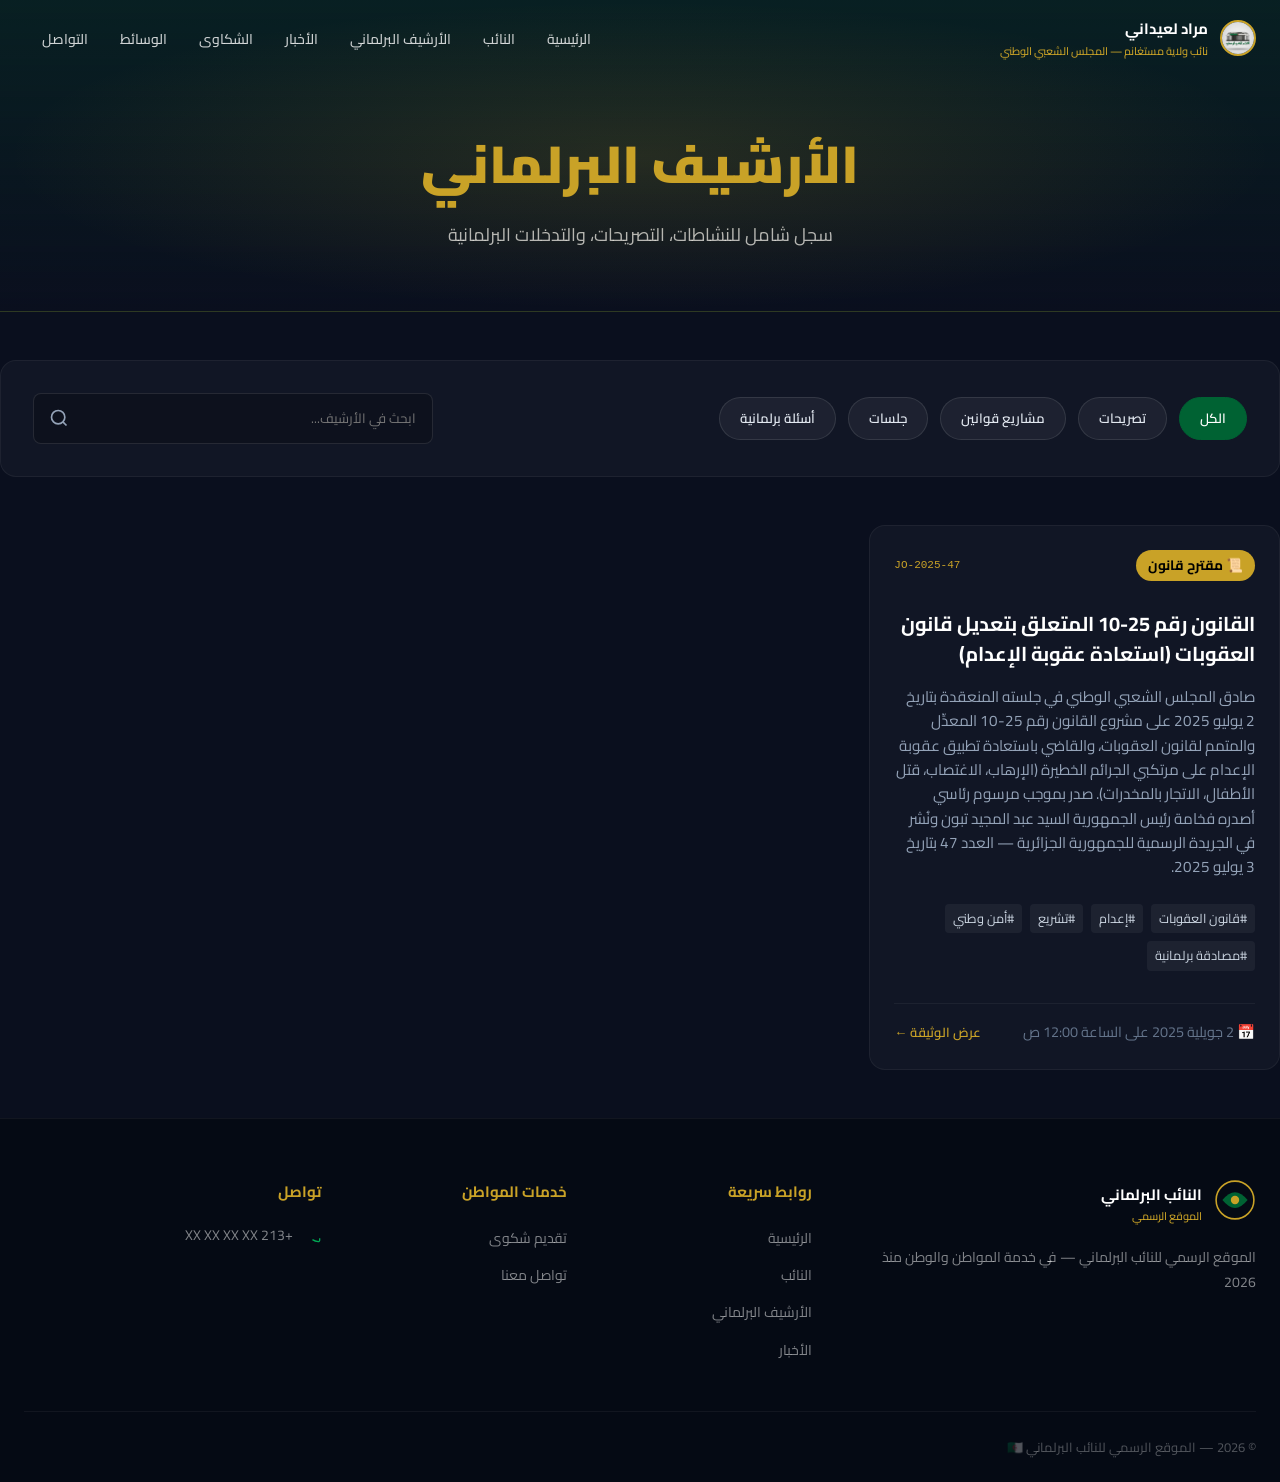
<file: archive.html>
﻿<!DOCTYPE html>
<html lang="ar" dir="rtl">
<head>
    <meta charset="UTF-8">
    <meta name="viewport" content="width=device-width, initial-scale=1.0">
    <title>الأرشيف البرلماني | النائب الأستاذ مراد لعيداني</title>
    <link rel="preconnect" href="https://fonts.googleapis.com">
    <link href="https://fonts.googleapis.com/css2?family=Cairo:wght@300;400;600;700;900&display=swap" rel="stylesheet">
    <link rel="stylesheet" href="css/main.css?v=20261009_1">
    <link rel="stylesheet" href="css/archive.css">
    <link rel="icon" href="assets/favicon.svg" type="image/svg+xml">
</head>
<body class="theme-dark">
    <!-- Navbar -->
    <nav class="navbar scrolled" id="navbar">
      <div class="nav-container">
        <a href="/" class="nav-logo">
          <div class="logo-icon" style="overflow:hidden;border-radius:50%;border:2px solid var(--gold);width:36px;height:36px;flex-shrink:0;">
            <img src="assets/apn-logo.jpg" alt="شعار المجلس الشعبي الوطني" style="width:100%;height:100%;object-fit:cover;" onerror="this.src='10.jpg'">
          </div>
          <div class="logo-text"><span class="logo-name">مراد لعيداني</span><span class="logo-sub">نائب ولاية مستغانم — المجلس الشعبي الوطني</span></div>
        </a>
        <ul class="nav-links" id="navLinks">
          <li><a href="/" class="nav-link">الرئيسية</a></li>
          <li><a href="/deputy" class="nav-link">النائب</a></li>
          <li><a href="/archive" class="nav-link active">الأرشيف البرلماني</a></li>
          <li><a href="/news" class="nav-link">الأخبار</a></li>
          <li><a href="/complaints" class="nav-link">الشكاوى</a></li>
          <li><a href="/media" class="nav-link">الوسائط</a></li>
          <li><a href="/contact" class="nav-link">التواصل</a></li>
          <li><a href="/admin-02" class="nav-link admin-link" style="display:none !important; visibility:hidden; pointer-events:none;">🔐 لوحة التحكم</a></li>
        </ul>
        <button class="hamburger" id="hamburger"><span></span><span></span><span></span></button>
      </div>
    </nav>

    <!-- Page Hero -->
    <header class="page-hero">
        <div class="container">
            <h1 class="hero-title">الأرشيف البرلماني</h1>
            <p class="hero-subtitle">سجل شامل للنشاطات، التصريحات، والتدخلات البرلمانية</p>
        </div>
    </header>

    <main class="main-content container">
        <!-- Filter and Search -->
        <div class="archive-controls">
            <div class="filter-bar" id="archiveFilter">
                <button class="filter-btn active" data-filter="all">الكل</button>
                <button class="filter-btn" data-filter="statement">تصريحات</button>
                <button class="filter-btn" data-filter="law">مشاريع قوانين</button>
                <button class="filter-btn" data-filter="session">جلسات</button>
                <button class="filter-btn" data-filter="question">أسئلة برلمانية</button>
            </div>
            <div class="search-box">
                <input type="text" id="archiveSearch" placeholder="ابحث في الأرشيف...">
                <svg viewBox="0 0 24 24" fill="none" stroke="currentColor" stroke-width="2"><circle cx="11" cy="11" r="8"></circle><line x1="21" y1="21" x2="16.65" y2="16.65"></line></svg>
            </div>
        </div>

        <!-- Archive Grid -->
        <div class="archive-grid" id="archiveGrid">
            <!-- Rendered by JS -->
        </div>
        
        <!-- Empty State -->
        <div class="empty-state hidden" id="archiveEmpty">
            <svg viewBox="0 0 24 24" fill="none" stroke="currentColor" stroke-width="2"><circle cx="12" cy="12" r="10"></circle><line x1="12" y1="8" x2="12" y2="12"></line><line x1="12" y1="16" x2="12.01" y2="16"></line></svg>
            <h3>لا توجد نتائج</h3>
            <p>لم يتم العثور على أي سجلات تطابق بحثك.</p>
        </div>
    </main>

    <!-- Archive Item Modal -->
    <div class="modal-overlay hidden" id="archiveModal">
        <div class="modal-content" style="max-width: 650px;">
            <button class="modal-close" id="closeArchiveModal">&times;</button>
            <div class="modal-header">
                <span class="modal-category" id="archiveModalType">نوع النشاط</span>
                <span class="modal-date" id="archiveModalDate">التاريخ</span>
            </div>
            <h2 class="modal-title" id="archiveModalTitle">عنوان الوثيقة البرلمانية</h2>
            <div class="modal-body" id="archiveModalBody">
                <!-- Injected via JS -->
            </div>
        </div>
    </div>

    <!-- Footer -->
    <footer class="footer">
      <div class="container">
        <div class="footer-grid">
          <div class="footer-brand">
            <div class="nav-logo">
                <div class="logo-icon"><svg viewBox="0 0 40 40" fill="none"><circle cx="20" cy="20" r="18" stroke="#C9A227" stroke-width="1.5"/><path d="M8 20 Q20 5 32 20 Q20 35 8 20Z" fill="#006233"/><circle cx="20" cy="20" r="4" fill="#C9A227"/></svg></div>
                <div class="logo-text"><span class="logo-name">النائب البرلماني</span><span class="logo-sub">الموقع الرسمي</span></div>
            </div>
            <p>الموقع الرسمي للنائب البرلماني — في خدمة المواطن والوطن منذ 2026</p>
          </div>
          <div class="footer-links"><h4>روابط سريعة</h4><ul><li><a href="/">الرئيسية</a></li><li><a href="/deputy">النائب</a></li><li><a href="/archive">الأرشيف البرلماني</a></li><li><a href="/news">الأخبار</a></li></ul></div>
          <div class="footer-links"><h4>خدمات المواطن</h4><ul><li><a href="/complaints">تقديم شكوى</a></li><li><a href="/contact">تواصل معنا</a></li></ul></div>
          <div class="footer-contact"><h4>تواصل</h4><div class="contact-item"><svg viewBox="0 0 24 24" fill="none" stroke="currentColor" stroke-width="2"><path d="M22 16.92v3a2 2 0 0 1-2.18 2 19.79 19.79 0 0 1-8.63-3.07"/></svg><span>+213 XX XX XX XX</span></div></div>
        </div>
        <div class="footer-bottom"><p>© 2026 — الموقع الرسمي للنائب البرلماني 🇩🇿</p></div>
      </div>
    </footer>

    <script src="js/data.js"></script>
    <script src="js/main.js?v=20261009_1"></script>
    <script src="js/archive.js"></script>
</body>
</html>
</file>
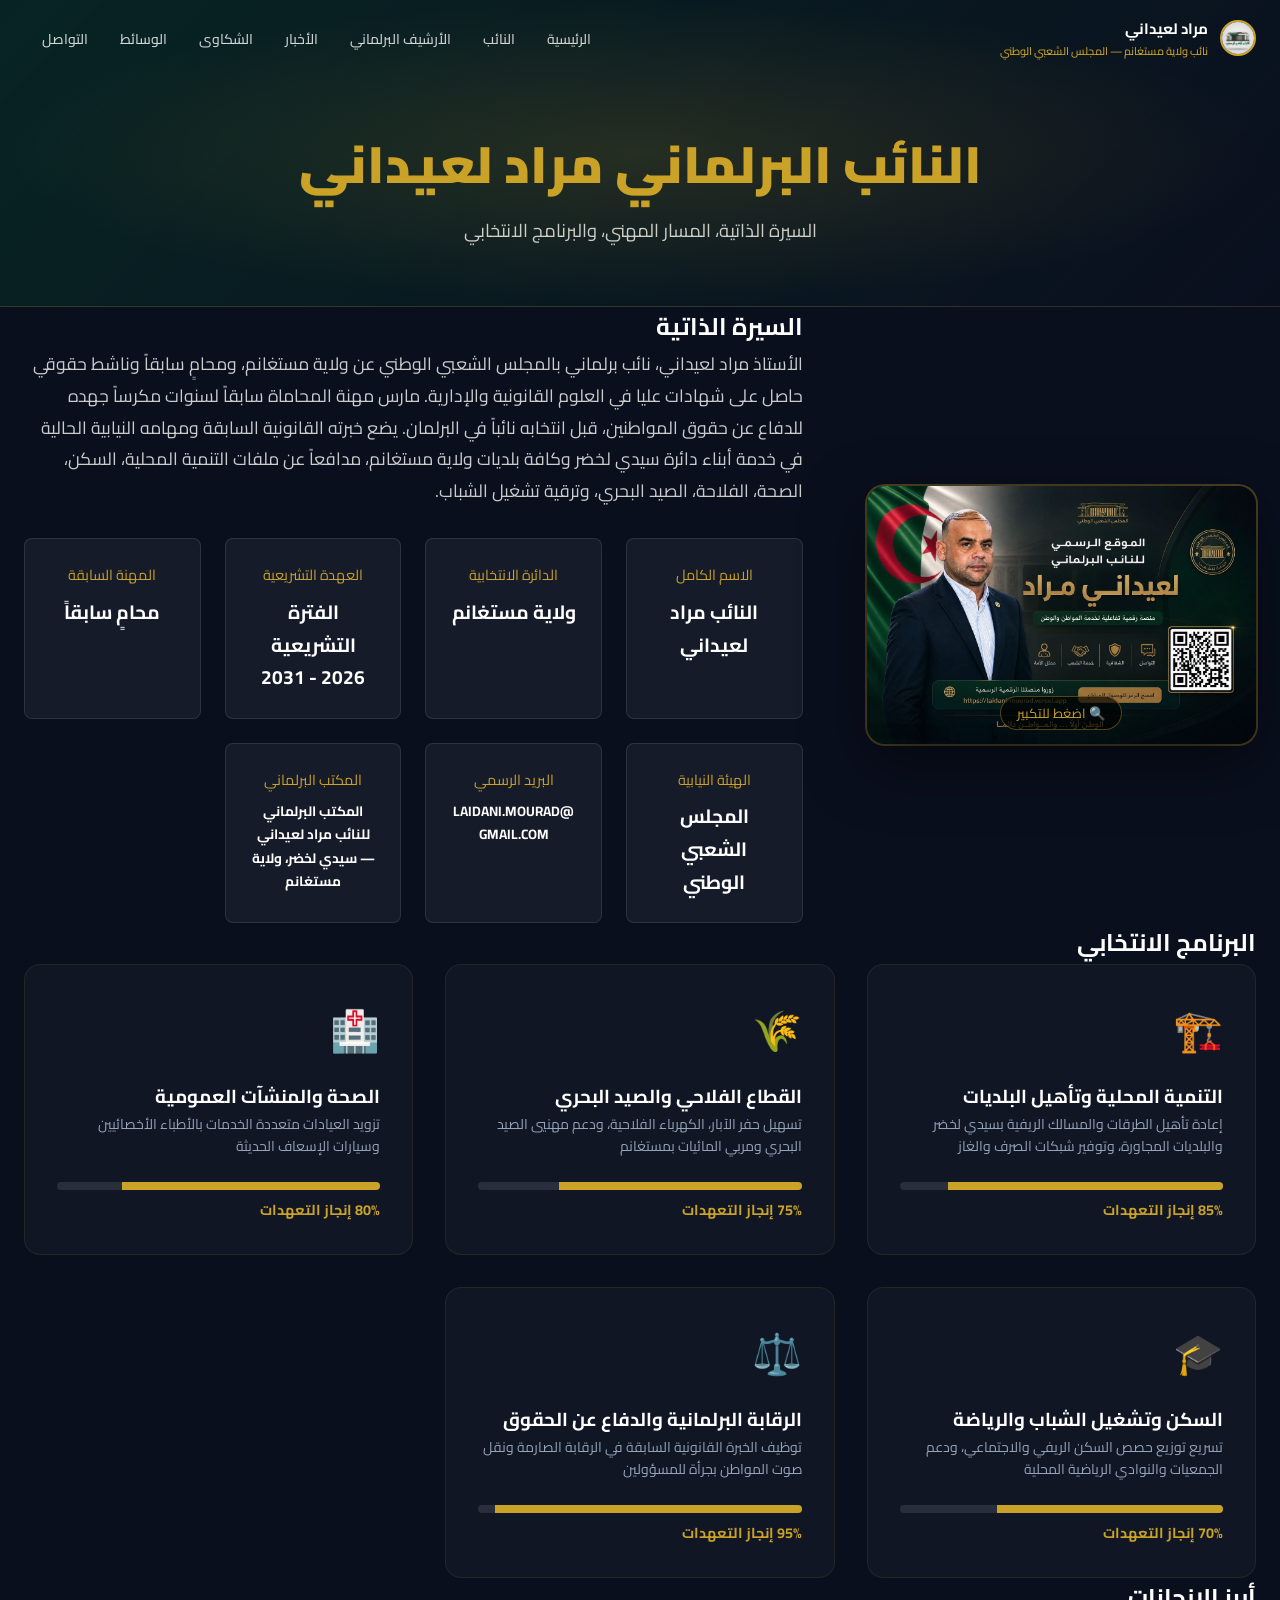
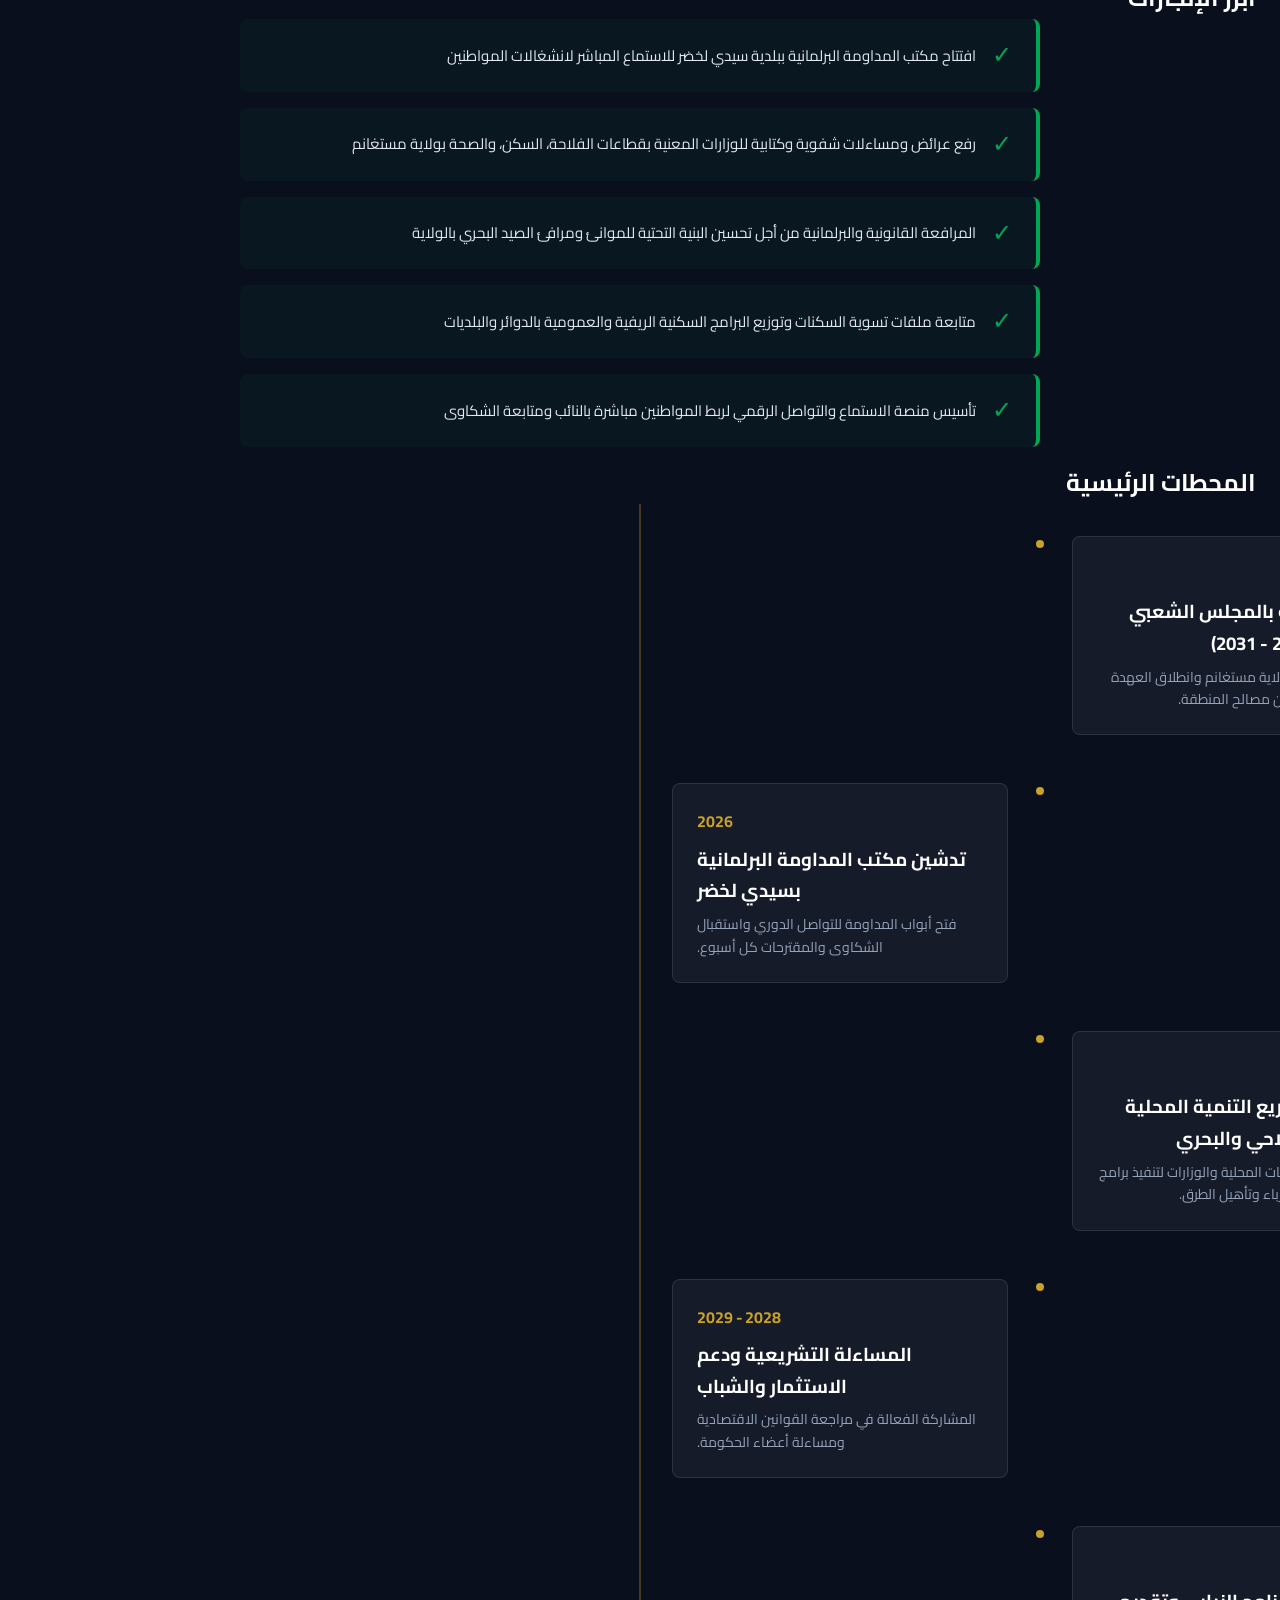
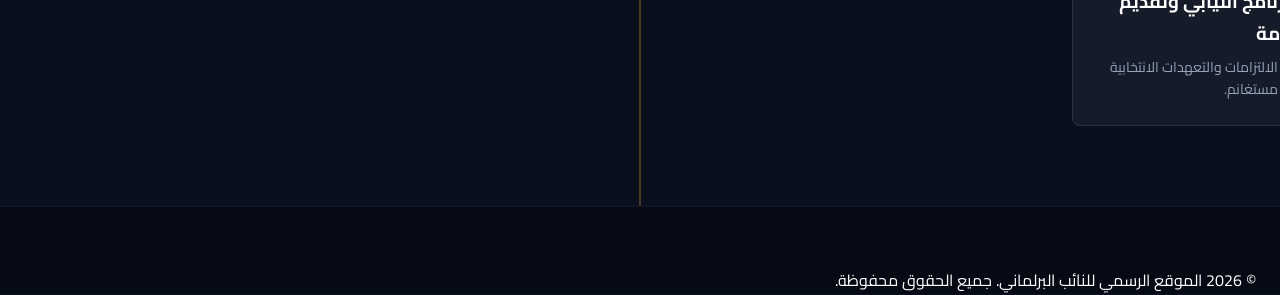
<file: deputy.html>
<!DOCTYPE html>
<html lang="ar" dir="rtl">
<head>
    <meta charset="UTF-8">
    <meta name="viewport" content="width=device-width, initial-scale=1.0">
    <title>نبذة عن النائب البرلماني مراد لعيداني | الموقع الرسمي</title>
    <link href="https://fonts.googleapis.com/css2?family=Cairo:wght@400;600;700;800&display=swap" rel="stylesheet">
    <link rel="stylesheet" href="css/main.css?v=20261010_2">
    <link rel="stylesheet" href="css/deputy.css">
    <link rel="icon" href="assets/favicon.svg" type="image/svg+xml">
</head>
<body>
    <nav class="navbar scrolled" id="navbar">
      <div class="nav-container">
        <a href="/" class="nav-logo">
          <div class="logo-icon" style="overflow:hidden;border-radius:50%;border:2px solid var(--gold);width:36px;height:36px;flex-shrink:0;">
            <img src="assets/apn-logo.jpg" alt="شعار المجلس الشعبي الوطني" style="width:100%;height:100%;object-fit:cover;" onerror="this.src='10.jpg'">
          </div>
          <div class="logo-text"><span class="logo-name">مراد لعيداني</span><span class="logo-sub">نائب ولاية مستغانم — المجلس الشعبي الوطني</span></div>
        </a>
        <ul class="nav-links" id="navLinks">
          <li><a href="/" class="nav-link">الرئيسية</a></li>
          <li><a href="/deputy" class="nav-link active">النائب</a></li>
          <li><a href="/archive" class="nav-link">الأرشيف البرلماني</a></li>
          <li><a href="/news" class="nav-link">الأخبار</a></li>
          <li><a href="/complaints" class="nav-link">الشكاوى</a></li>
          <li><a href="/media" class="nav-link">الوسائط</a></li>
          <li><a href="/contact" class="nav-link">التواصل</a></li>
          <li><a href="/admin-02" class="nav-link admin-link" style="display:none !important; visibility:hidden; pointer-events:none;">🔐 لوحة التحكم</a></li>
        </ul>
        <button class="hamburger" id="hamburger"><span></span><span></span><span></span></button>
      </div>
    </nav>

    <header class="page-hero">
        <div class="hero-content">
            <h1>النائب البرلماني مراد لعيداني</h1>
            <p>السيرة الذاتية، المسار المهني، والبرنامج الانتخابي</p>
        </div>
    </header>

    <section class="bio-section section" id="bio">
        <div class="container">
            <div class="bio-grid">
                <div class="bio-image-col">
                    <!-- صورة الواجهة مع إمكانية التكبير -->
                    <div class="acceuil-img-wrap" onclick="openDeputyLightbox()" style="cursor:pointer;border-radius:18px;overflow:hidden;box-shadow:0 20px 60px rgba(0,0,0,0.5),0 0 0 2px rgba(201,162,39,0.35);transition:transform 0.3s ease,box-shadow 0.3s ease;position:relative;">
                        <img src="assets/acceuil.jpg" alt="النائب البرلماني مراد لعيداني" style="width:100%;height:auto;display:block;border-radius:18px;">
                        <div style="position:absolute;bottom:14px;left:50%;transform:translateX(-50%);background:rgba(0,0,0,0.65);color:#C9A227;font-size:0.82rem;padding:5px 16px;border-radius:30px;border:1px solid rgba(201,162,39,0.4);white-space:nowrap;pointer-events:none;">🔍 اضغط للتكبير</div>
                    </div>

                    <!-- Lightbox -->
                    <div id="deputyLightbox" onclick="closeDeputyLightbox()" style="display:none;position:fixed;inset:0;z-index:10000;background:rgba(0,0,0,0.92);align-items:center;justify-content:center;cursor:zoom-out;">
                        <button onclick="closeDeputyLightbox()" style="position:fixed;top:20px;left:24px;background:rgba(255,255,255,0.1);border:1px solid rgba(255,255,255,0.2);color:#fff;font-size:1.4rem;width:44px;height:44px;border-radius:50%;cursor:pointer;z-index:10001;display:flex;align-items:center;justify-content:center;">✕</button>
                        <img src="assets/acceuil.jpg" alt="النائب البرلماني مراد لعيداني" style="max-width:93vw;max-height:93vh;border-radius:14px;box-shadow:0 0 60px rgba(201,162,39,0.3);object-fit:contain;">
                    </div>
                </div>
                <div class="bio-content-col">
                    <h2 class="section-title">السيرة الذاتية</h2>
                    <p id="bioText" class="bio-text">جاري التحميل...</p>
                    <div class="key-facts" id="keyFacts">
                        <!-- Key facts will be injected here -->
                    </div>
                </div>
            </div>
        </div>
    </section>

    <section class="program-section section" id="program">
        <div class="container">
            <h2 class="section-title text-center">البرنامج الانتخابي</h2>
            <div class="program-grid" id="programGrid">
                <!-- Program cards injected here -->
            </div>
        </div>
    </section>

    <section class="achievements-section section bg-darker">
        <div class="container">
            <h2 class="section-title text-center">أبرز الإنجازات</h2>
            <ul class="achievements-list" id="achievementsList">
                <!-- Achievements injected here -->
            </ul>
        </div>
    </section>

    <section class="timeline-section section">
        <div class="container">
            <h2 class="section-title text-center">المحطات الرئيسية</h2>
            <div class="timeline" id="timeline">
                <!-- Timeline injected here -->
            </div>
        </div>
    </section>

    <footer class="footer">
        <div class="container text-center">
            <p>© 2026 الموقع الرسمي للنائب البرلماني. جميع الحقوق محفوظة.</p>
        </div>
    </footer>

    <script src="js/data.js"></script>
    <script src="js/main.js?v=20261010_2"></script>
    <script src="js/deputy.js"></script>
    <script>
    function openDeputyLightbox() {
        const lb = document.getElementById('deputyLightbox');
        if (lb) { lb.style.display = 'flex'; document.body.style.overflow = 'hidden'; }
    }
    function closeDeputyLightbox() {
        const lb = document.getElementById('deputyLightbox');
        if (lb) { lb.style.display = 'none'; document.body.style.overflow = ''; }
    }
    document.addEventListener('keydown', e => { if (e.key === 'Escape') closeDeputyLightbox(); });
    </script>
</body>
</html>
</file>
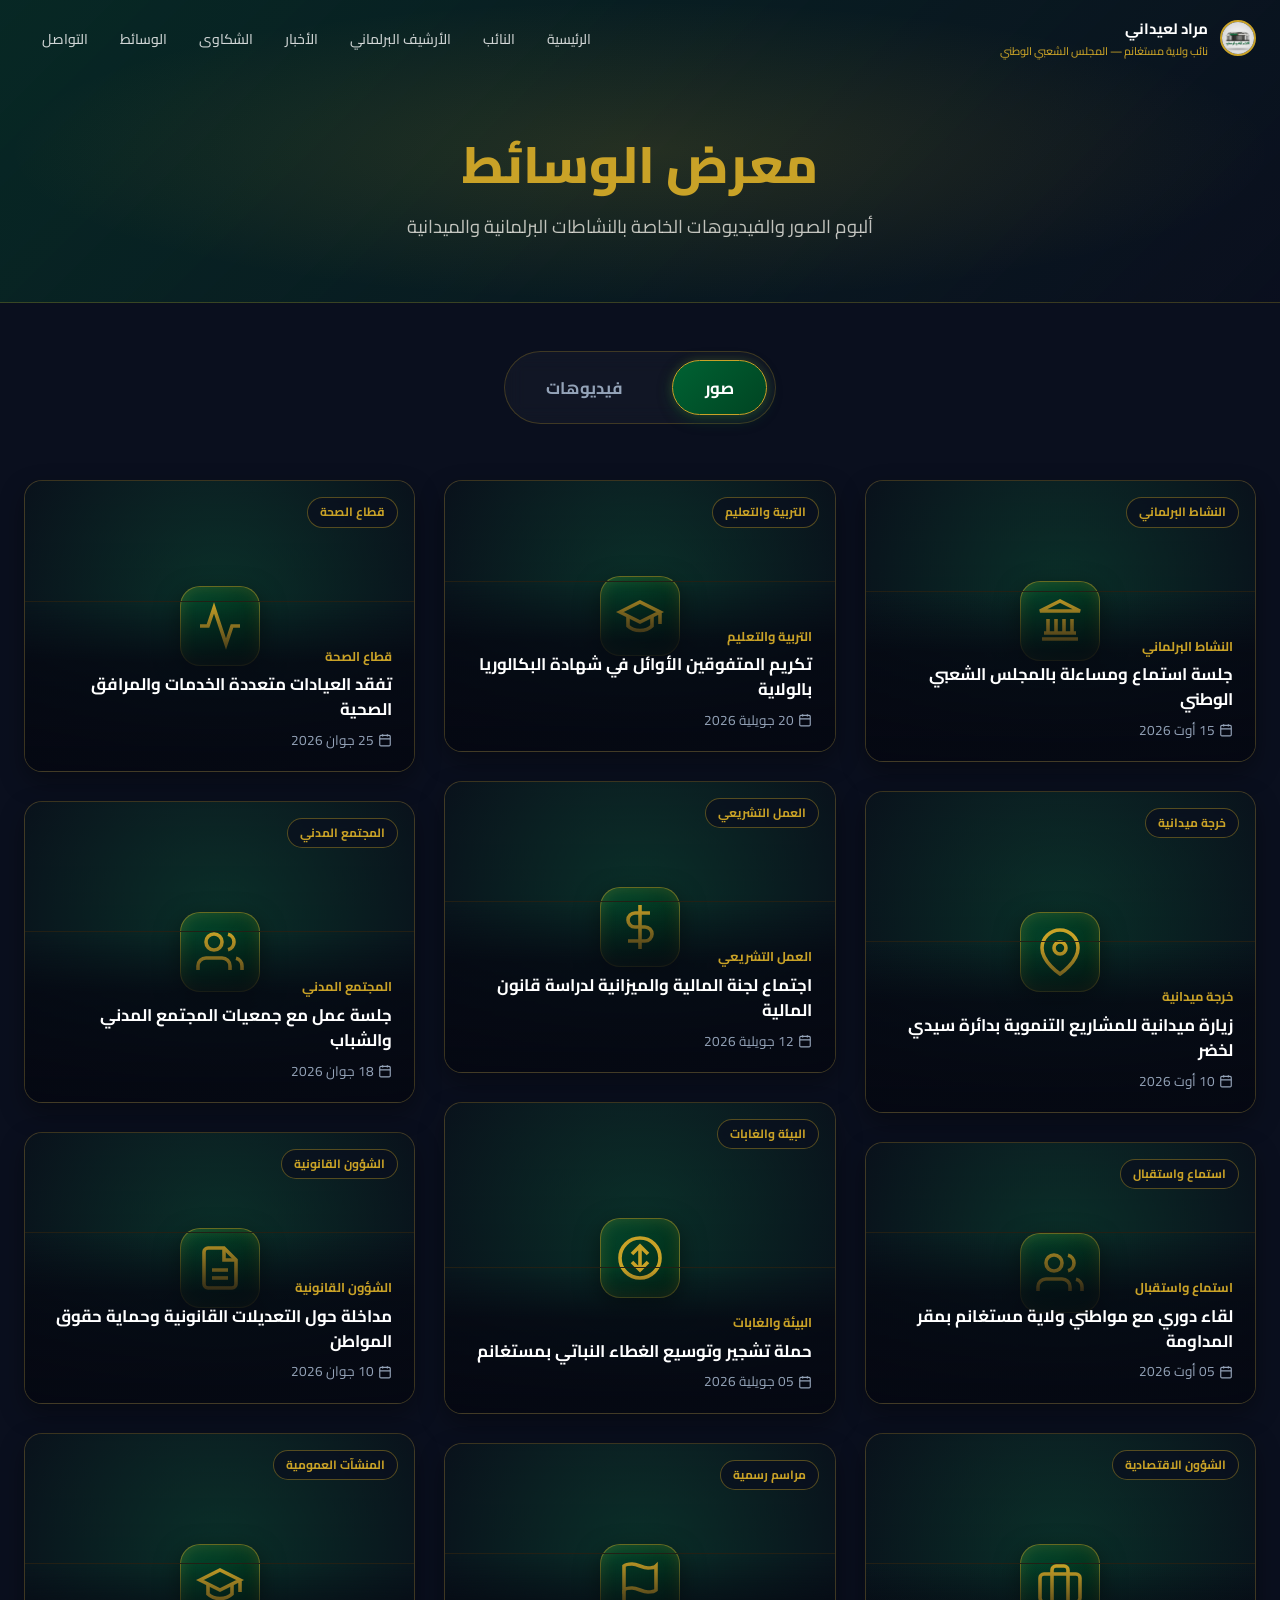
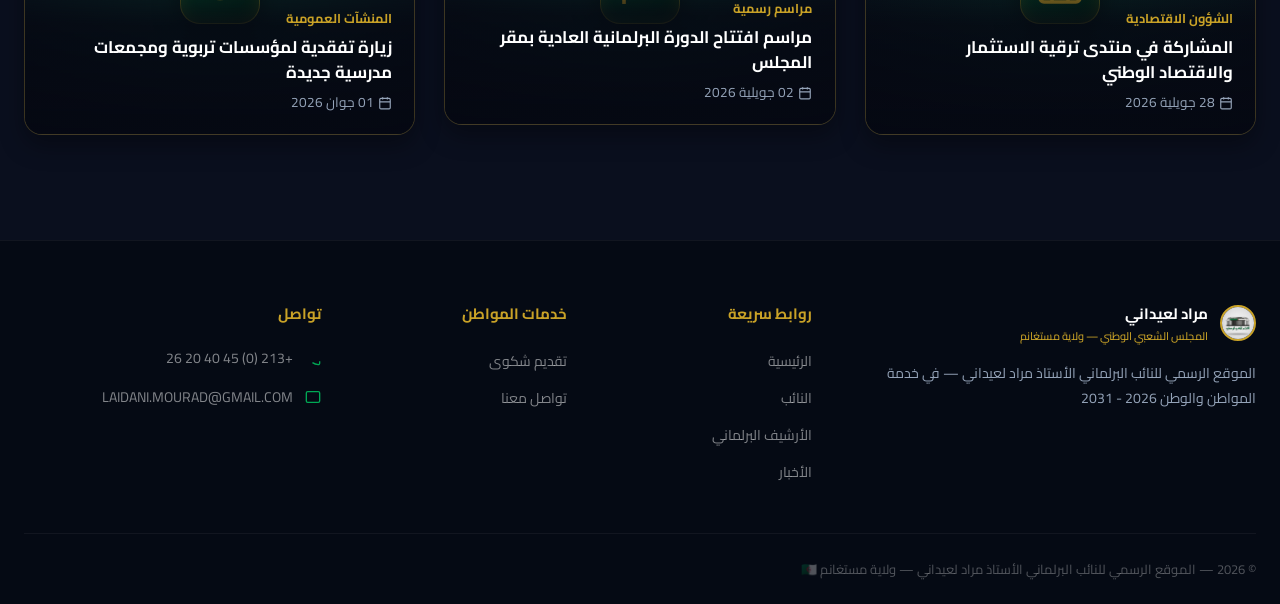
<file: media.html>
﻿<!DOCTYPE html>
<html lang="ar" dir="rtl">
<head>
    <meta charset="UTF-8">
    <meta name="viewport" content="width=device-width, initial-scale=1.0">
    <title>معرض الوسائط والنشاطات | النائب الأستاذ مراد لعيداني</title>
    <link href="https://fonts.googleapis.com/css2?family=Cairo:wght@400;600;700;800&display=swap" rel="stylesheet">
    <link rel="stylesheet" href="css/main.css?v=20261009_1">
    <link rel="stylesheet" href="css/media.css">
    <link rel="icon" href="assets/favicon.svg" type="image/svg+xml">
</head>
<body>
    <nav class="navbar scrolled" id="navbar">
      <div class="nav-container">
        <a href="/" class="nav-logo">
          <div class="logo-icon" style="overflow:hidden;border-radius:50%;border:2px solid var(--gold);width:36px;height:36px;flex-shrink:0;">
            <img src="assets/apn-logo.jpg" alt="شعار المجلس الشعبي الوطني" style="width:100%;height:100%;object-fit:cover;" onerror="this.src='10.jpg'">
          </div>
          <div class="logo-text"><span class="logo-name">مراد لعيداني</span><span class="logo-sub">نائب ولاية مستغانم — المجلس الشعبي الوطني</span></div>
        </a>
        <ul class="nav-links" id="navLinks">
          <li><a href="/" class="nav-link">الرئيسية</a></li>
          <li><a href="/deputy" class="nav-link">النائب</a></li>
          <li><a href="/archive" class="nav-link">الأرشيف البرلماني</a></li>
          <li><a href="/news" class="nav-link">الأخبار</a></li>
          <li><a href="/complaints" class="nav-link">الشكاوى</a></li>
          <li><a href="/media" class="nav-link active">الوسائط</a></li>
          <li><a href="/contact" class="nav-link">التواصل</a></li>
          <li><a href="/admin-02" class="nav-link admin-link" style="display:none !important; visibility:hidden; pointer-events:none;">🔐 لوحة التحكم</a></li>
        </ul>
        <button class="hamburger" id="hamburger"><span></span><span></span><span></span></button>
      </div>
    </nav>

    <header class="page-hero">
        <div class="hero-overlay"></div>
        <div class="hero-content">
            <h1>معرض الوسائط</h1>
            <p>ألبوم الصور والفيديوهات الخاصة بالنشاطات البرلمانية والميدانية</p>
        </div>
    </header>

    <main class="media-page">
        <div class="container">
            <div class="media-tabs">
                <button class="tab-btn active" data-target="photos">صور</button>
                <button class="tab-btn" data-target="videos">فيديوهات</button>
            </div>

            <div id="photos" class="tab-content active">
                <div class="photos-grid" id="photosGrid">
                    <!-- Photos will be generated by JS -->
                </div>
            </div>

            <div id="videos" class="tab-content">
                <div class="videos-grid" id="videosGrid">
                    <!-- Videos will be generated by JS -->
                </div>
            </div>
        </div>
    </main>

    <!-- Lightbox for Photos -->
    <div id="lightbox" class="lightbox">
        <span class="lightbox-close">&times;</span>
        <div class="lightbox-content-wrapper">
            <button class="lightbox-nav prev">&#10095;</button>
            <div class="lightbox-img-container" id="lightboxImgContainer">
                <!-- Color bg / emoji placeholder for lightbox -->
            </div>
            <button class="lightbox-nav next">&#10094;</button>
        </div>
        <div class="lightbox-caption" id="lightboxCaption"></div>
    </div>

    <!-- Video Modal -->
    <div id="videoModal" class="video-modal">
        <span class="video-close">&times;</span>
        <div class="video-container">
            <iframe id="videoIframe" width="100%" height="100%" src="" frameborder="0" allow="accelerometer; autoplay; clipboard-write; encrypted-media; gyroscope; picture-in-picture" allowfullscreen></iframe>
        </div>
    </div>

    <!-- Footer -->
    <footer class="footer">
      <div class="container">
        <div class="footer-grid">
          <div class="footer-brand">
            <div class="nav-logo" style="display:flex;align-items:center;gap:12px;margin-bottom:14px;">
                <div class="logo-icon" style="overflow:hidden;border-radius:50%;border:2px solid var(--gold);width:36px;height:36px;flex-shrink:0;">
                  <img src="assets/apn-logo.jpg" alt="شعار المجلس الشعبي الوطني" style="width:100%;height:100%;object-fit:cover;" onerror="this.src='10.jpg'">
                </div>
                <div class="logo-text"><span class="logo-name" style="font-weight:700;color:#fff;">مراد لعيداني</span><span class="logo-sub" style="font-size:11px;color:var(--gold);">المجلس الشعبي الوطني — ولاية مستغانم</span></div>
            </div>
            <p style="color:#94a3b8;font-size:14px;">الموقع الرسمي للنائب البرلماني الأستاذ مراد لعيداني — في خدمة المواطن والوطن 2026 - 2031</p>
          </div>
          <div class="footer-links"><h4>روابط سريعة</h4><ul><li><a href="/">الرئيسية</a></li><li><a href="/deputy">النائب</a></li><li><a href="/archive">الأرشيف البرلماني</a></li><li><a href="/news">الأخبار</a></li></ul></div>
          <div class="footer-links"><h4>خدمات المواطن</h4><ul><li><a href="/complaints">تقديم شكوى</a></li><li><a href="/contact">تواصل معنا</a></li></ul></div>
          <div class="footer-contact"><h4>تواصل</h4>
            <div class="contact-item"><svg viewBox="0 0 24 24" fill="none" stroke="currentColor" stroke-width="2"><path d="M22 16.92v3a2 2 0 0 1-2.18 2 19.79 19.79 0 0 1-8.63-3.07"/></svg><span>+213 (0) 45 40 20 26</span></div>
            <div class="contact-item"><svg viewBox="0 0 24 24" fill="none" stroke="currentColor" stroke-width="2"><path d="M4 4h16c1.1 0 2 .9 2 2v12c0 1.1-.9 2-2 2H4c-1.1 0-2-.9-2-2V6c0-1.1.9-2 2-2z"/></svg><span>LAIDANI.MOURAD@GMAIL.COM</span></div>
          </div>
        </div>
        <div class="footer-bottom"><p>© 2026 — الموقع الرسمي للنائب البرلماني الأستاذ مراد لعيداني — ولاية مستغانم 🇩🇿</p></div>
      </div>
    </footer>

    <script src="js/data.js"></script>
    <script src="js/main.js?v=20261009_1"></script>
    <script src="js/media.js"></script>
</body>
</html>
</file>
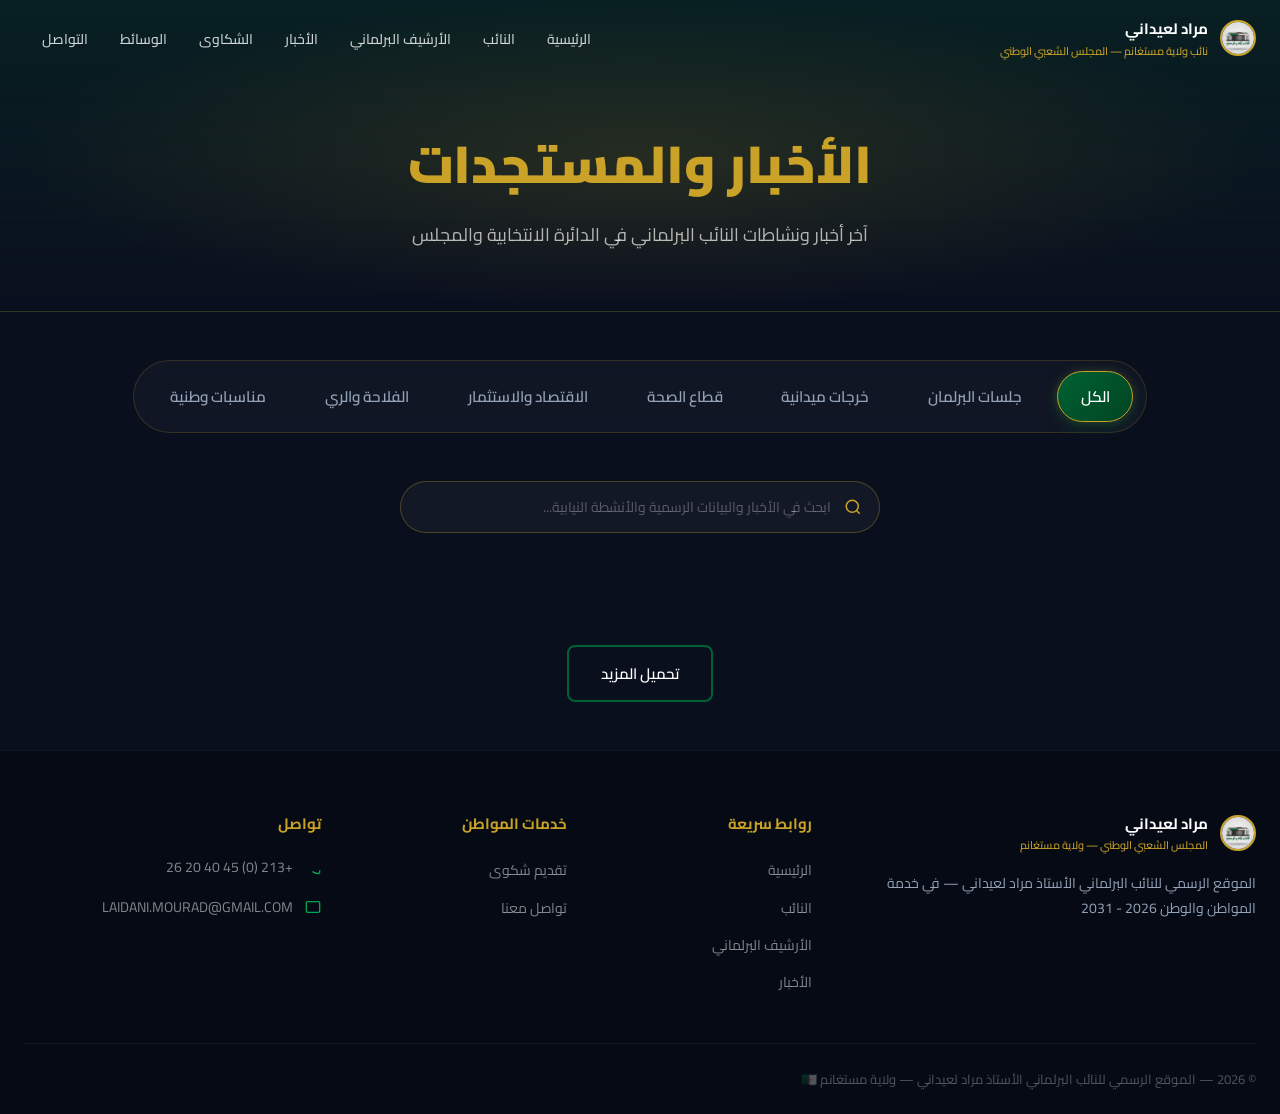
<file: news.html>
﻿<!DOCTYPE html>
<html lang="ar" dir="rtl">
<head>
    <meta charset="UTF-8">
    <meta name="viewport" content="width=device-width, initial-scale=1.0">
    <title>الأخبار والأنشطة | النائب الأستاذ مراد لعيداني</title>
    <link rel="preconnect" href="https://fonts.googleapis.com">
    <link href="https://fonts.googleapis.com/css2?family=Cairo:wght@300;400;600;700;900&display=swap" rel="stylesheet">
    <link rel="stylesheet" href="css/main.css?v=20261009_1">
    <link rel="stylesheet" href="css/news.css">
    <link rel="icon" href="assets/favicon.svg" type="image/svg+xml">
</head>
<body class="theme-dark">
    <!-- Navbar -->
    <nav class="navbar scrolled" id="navbar">
      <div class="nav-container">
        <a href="/" class="nav-logo">
          <div class="logo-icon" style="overflow:hidden;border-radius:50%;border:2px solid var(--gold);width:36px;height:36px;flex-shrink:0;">
            <img src="assets/apn-logo.jpg" alt="شعار المجلس الشعبي الوطني" style="width:100%;height:100%;object-fit:cover;" onerror="this.src='10.jpg'">
          </div>
          <div class="logo-text"><span class="logo-name">مراد لعيداني</span><span class="logo-sub">نائب ولاية مستغانم — المجلس الشعبي الوطني</span></div>
        </a>
        <ul class="nav-links" id="navLinks">
          <li><a href="/" class="nav-link">الرئيسية</a></li>
          <li><a href="/deputy" class="nav-link">النائب</a></li>
          <li><a href="/archive" class="nav-link">الأرشيف البرلماني</a></li>
          <li><a href="/news" class="nav-link active">الأخبار</a></li>
          <li><a href="/complaints" class="nav-link">الشكاوى</a></li>
          <li><a href="/media" class="nav-link">الوسائط</a></li>
          <li><a href="/contact" class="nav-link">التواصل</a></li>
          <li><a href="/admin-02" class="nav-link admin-link" style="display:none !important; visibility:hidden; pointer-events:none;">🔐 لوحة التحكم</a></li>
        </ul>
        <button class="hamburger" id="hamburger"><span></span><span></span><span></span></button>
      </div>
    </nav>

    <!-- Page Hero -->
    <header class="page-hero">
        <div class="container">
            <h1 class="hero-title">الأخبار والمستجدات</h1>
            <p class="hero-subtitle">آخر أخبار ونشاطات النائب البرلماني في الدائرة الانتخابية والمجلس</p>
        </div>
    </header>

    <main class="main-content container">
        <!-- Filter & Search -->
        <div class="news-controls">
            <div class="category-pills" id="newsCategories">
                <button class="pill active" data-category="all">الكل</button>
                <button class="pill" data-category="برلمان">جلسات البرلمان</button>
                <button class="pill" data-category="ميداني">خرجات ميدانية</button>
                <button class="pill" data-category="صحة">قطاع الصحة</button>
                <button class="pill" data-category="اقتصاد">الاقتصاد والاستثمار</button>
                <button class="pill" data-category="فلاحة">الفلاحة والري</button>
                <button class="pill" data-category="وطني">مناسبات وطنية</button>
            </div>
            <div class="search-box-wrapper" style="margin-top: 1.5rem; width: 100%; max-width: 480px; position: relative;">
                <svg viewBox="0 0 24 24" width="18" height="18" fill="none" stroke="var(--gold)" stroke-width="2" style="position: absolute; right: 18px; top: 50%; transform: translateY(-50%); pointer-events: none;"><circle cx="11" cy="11" r="8"/><line x1="21" y1="21" x2="16.65" y2="16.65"/></svg>
                <input type="text" id="newsSearch" class="form-input" placeholder="ابحث في الأخبار والبيانات الرسمية والأنشطة النيابية..." style="width:100%; background:rgba(255,255,255,0.04); border:1.5px solid rgba(201,162,39,0.3); border-radius:30px; padding:12px 48px 12px 20px; color:#fff; font-size:14px; outline:none; transition:all 0.3s ease;">
            </div>
        </div>

        <!-- News Grid -->
        <div class="news-grid" id="newsGrid">
            <!-- Rendered by JS -->
        </div>
        
        <div class="load-more-container">
            <button class="btn btn-outline" id="loadMoreBtn">تحميل المزيد</button>
        </div>
    </main>

    <!-- Article Modal -->
    <div class="modal-overlay hidden" id="articleModal">
        <div class="modal-content">
            <button class="modal-close" id="closeModal">&times;</button>
            <div class="modal-header">
                <span class="modal-category" id="modalCategory">فئة</span>
                <span class="modal-date" id="modalDate">التاريخ</span>
            </div>
            <h2 class="modal-title" id="modalTitle">عنوان المقال</h2>
            <div class="modal-body" id="modalBody">
                <!-- Content injected here -->
            </div>
        </div>
    </div>

    <!-- Footer -->
    <footer class="footer">
      <div class="container">
        <div class="footer-grid">
          <div class="footer-brand">
            <div class="nav-logo" style="display:flex;align-items:center;gap:12px;margin-bottom:14px;">
                <div class="logo-icon" style="overflow:hidden;border-radius:50%;border:2px solid var(--gold);width:36px;height:36px;flex-shrink:0;">
                  <img src="assets/apn-logo.jpg" alt="شعار المجلس الشعبي الوطني" style="width:100%;height:100%;object-fit:cover;" onerror="this.src='10.jpg'">
                </div>
                <div class="logo-text"><span class="logo-name" style="font-weight:700;color:#fff;">مراد لعيداني</span><span class="logo-sub" style="font-size:11px;color:var(--gold);">المجلس الشعبي الوطني — ولاية مستغانم</span></div>
            </div>
            <p style="color:#94a3b8;font-size:14px;">الموقع الرسمي للنائب البرلماني الأستاذ مراد لعيداني — في خدمة المواطن والوطن 2026 - 2031</p>
          </div>
          <div class="footer-links"><h4>روابط سريعة</h4><ul><li><a href="/">الرئيسية</a></li><li><a href="/deputy">النائب</a></li><li><a href="/archive">الأرشيف البرلماني</a></li><li><a href="/news">الأخبار</a></li></ul></div>
          <div class="footer-links"><h4>خدمات المواطن</h4><ul><li><a href="/complaints">تقديم شكوى</a></li><li><a href="/contact">تواصل معنا</a></li></ul></div>
          <div class="footer-contact"><h4>تواصل</h4>
            <div class="contact-item"><svg viewBox="0 0 24 24" fill="none" stroke="currentColor" stroke-width="2"><path d="M22 16.92v3a2 2 0 0 1-2.18 2 19.79 19.79 0 0 1-8.63-3.07"/></svg><span>+213 (0) 45 40 20 26</span></div>
            <div class="contact-item"><svg viewBox="0 0 24 24" fill="none" stroke="currentColor" stroke-width="2"><path d="M4 4h16c1.1 0 2 .9 2 2v12c0 1.1-.9 2-2 2H4c-1.1 0-2-.9-2-2V6c0-1.1.9-2 2-2z"/></svg><span>LAIDANI.MOURAD@GMAIL.COM</span></div>
          </div>
        </div>
        <div class="footer-bottom"><p>© 2026 — الموقع الرسمي للنائب البرلماني الأستاذ مراد لعيداني — ولاية مستغانم 🇩🇿</p></div>
      </div>
    </footer>

    <script src="js/data.js"></script>
    <script src="js/main.js?v=20261009_1"></script>
    <script src="js/news.js"></script>
</body>
</html>
</file>
<file: css/main.css>
/* ========================================
   MAIN CSS - الموقع البرلماني الجزائري
   ======================================== */

@import url('https://fonts.googleapis.com/css2?family=Tajawal:wght@300;400;500;700;800;900&family=Cairo:wght@300;400;600;700;900&display=swap');

/* ─── Variables ─── */
:root {
  --green: #006233;
  --green-dark: #004422;
  --green-light: #00a854;
  --green-glow: rgba(0, 98, 51, 0.4);
  --gold: #C9A227;
  --gold-light: #f0c040;
  --gold-glow: rgba(201, 162, 39, 0.3);
  --white: #ffffff;
  --off-white: #f8fafc;
  --text: #1a1a2e;
  --text-muted: #64748b;
  --bg-dark: #0a0f1e;
  --bg-card: rgba(255,255,255,0.05);
  --border: rgba(255,255,255,0.1);
  --shadow: 0 20px 60px rgba(0,0,0,0.3);
  --radius: 16px;
  --radius-sm: 8px;
  --transition: all 0.3s cubic-bezier(0.4,0,0.2,1);
  --font: 'Cairo', 'Tajawal', sans-serif;
}

/* ─── Reset ─── */
*, *::before, *::after { box-sizing: border-box; margin: 0; padding: 0; }

html {
  scroll-behavior: smooth;
  overflow-x: hidden;
  width: 100%;
}

body {
  font-family: var(--font);
  background: var(--bg-dark);
  color: var(--white);
  direction: rtl;
  overflow-x: hidden;
  line-height: 1.7;
  width: 100%;
  position: relative;
}

a { text-decoration: none; color: inherit; }
ul { list-style: none; }
img { max-width: 100%; height: auto; }
button { font-family: var(--font); cursor: pointer; border: none; }
input, textarea, select { font-family: var(--font); }

/* ─── Loader ─── */
.loader {
  position: fixed;
  inset: 0;
  background: var(--bg-dark);
  display: flex;
  align-items: center;
  justify-content: center;
  z-index: 9999;
  transition: opacity 0.5s ease, visibility 0.5s ease;
}
.loader.hidden { opacity: 0; visibility: hidden; }
.loader-inner { text-align: center; }
.loader-logo svg { width: 80px; height: 80px; animation: rotateLogo 2s linear infinite; }
@keyframes rotateLogo { to { transform: rotate(360deg); } }
.loader-bar {
  width: 200px;
  height: 3px;
  background: rgba(255,255,255,0.1);
  border-radius: 99px;
  margin: 20px auto 0;
  overflow: hidden;
}
.loader-fill {
  height: 100%;
  background: linear-gradient(90deg, var(--green), var(--gold));
  border-radius: 99px;
  animation: loadFill 1.5s ease forwards;
}
@keyframes loadFill { from { width: 0; } to { width: 100%; } }

/* ─── Navbar ─── */
.navbar {
  position: fixed;
  top: 0;
  left: 0;
  right: 0;
  z-index: 1000;
  padding: 16px 0;
  background: transparent;
  transition: var(--transition);
}
.navbar.scrolled {
  background: rgba(10, 15, 30, 0.95);
  backdrop-filter: blur(20px);
  border-bottom: 1px solid var(--border);
  padding: 12px 0;
  box-shadow: 0 4px 30px rgba(0,0,0,0.4);
}
.nav-container {
  max-width: 1280px;
  margin: 0 auto;
  padding: 0 24px;
  display: flex;
  align-items: center;
  justify-content: space-between;
  gap: 24px;
}

.nav-logo {
  display: flex;
  align-items: center;
  gap: 12px;
  flex-shrink: 0;
}
.logo-icon svg { width: 42px; height: 42px; }
.logo-text { display: flex; flex-direction: column; }
.logo-name { font-size: 15px; font-weight: 700; color: var(--white); }
.logo-sub { font-size: 11px; color: var(--gold); font-weight: 500; }

.nav-links {
  display: flex;
  align-items: center;
  gap: 4px;
  flex-wrap: wrap;
}
.nav-link {
  padding: 8px 14px;
  border-radius: var(--radius-sm);
  font-size: 14px;
  font-weight: 500;
  color: rgba(255,255,255,0.8);
  transition: var(--transition);
  white-space: nowrap;
}
.nav-link:hover, .nav-link.active {
  color: var(--white);
  background: rgba(255,255,255,0.1);
}
.nav-link.active { color: var(--gold); }
.admin-link {
  background: rgba(201, 162, 39, 0.15) !important;
  color: var(--gold) !important;
  border: 1px solid rgba(201, 162, 39, 0.3);
}
.admin-link:hover { background: rgba(201, 162, 39, 0.25) !important; }

.hamburger {
  display: none;
  flex-direction: column;
  gap: 5px;
  background: transparent;
  padding: 8px;
}
.hamburger span {
  display: block;
  width: 24px;
  height: 2px;
  background: var(--white);
  border-radius: 99px;
  transition: var(--transition);
}
.hamburger.active span:nth-child(1) { transform: rotate(45deg) translate(5px, 5px); }
.hamburger.active span:nth-child(2) { opacity: 0; }
.hamburger.active span:nth-child(3) { transform: rotate(-45deg) translate(5px, -5px); }

/* ─── Container ─── */
.container {
  max-width: 1280px;
  margin: 0 auto;
  padding: 0 24px;
}

/* ─── Section Headers ─── */
.section-header {
  text-align: center;
  margin-bottom: 60px;
}
.section-tag {
  display: inline-block;
  padding: 6px 20px;
  background: linear-gradient(135deg, rgba(0,98,51,0.3), rgba(201,162,39,0.3));
  border: 1px solid rgba(201,162,39,0.4);
  border-radius: 99px;
  font-size: 13px;
  font-weight: 600;
  color: var(--gold);
  margin-bottom: 16px;
  text-transform: uppercase;
  letter-spacing: 1px;
}
.section-header h2 {
  font-size: clamp(28px, 4vw, 42px);
  font-weight: 800;
  margin-bottom: 16px;
  background: linear-gradient(135deg, var(--white), var(--gold));
  -webkit-background-clip: text;
  -webkit-text-fill-color: transparent;
  background-clip: text;
}
.section-header p {
  font-size: 16px;
  color: rgba(255,255,255,0.6);
  max-width: 600px;
  margin: 0 auto;
}

/* ─── Buttons ─── */
.btn-primary {
  display: inline-flex;
  align-items: center;
  gap: 10px;
  padding: 14px 28px;
  background: linear-gradient(135deg, var(--green), var(--green-light));
  color: var(--white);
  border-radius: var(--radius);
  font-size: 15px;
  font-weight: 600;
  transition: var(--transition);
  box-shadow: 0 8px 30px var(--green-glow);
}
.btn-primary:hover {
  transform: translateY(-2px);
  box-shadow: 0 12px 40px var(--green-glow);
}
.btn-primary svg { width: 18px; height: 18px; }

.btn-secondary {
  display: inline-flex;
  align-items: center;
  gap: 10px;
  padding: 14px 28px;
  background: rgba(255,255,255,0.1);
  backdrop-filter: blur(10px);
  color: var(--white);
  border-radius: var(--radius);
  font-size: 15px;
  font-weight: 600;
  border: 1px solid rgba(255,255,255,0.2);
  transition: var(--transition);
}
.btn-secondary:hover {
  background: rgba(255,255,255,0.18);
  transform: translateY(-2px);
}
.btn-secondary svg { width: 18px; height: 18px; }

.btn-outline {
  display: inline-flex;
  align-items: center;
  gap: 10px;
  padding: 14px 32px;
  border: 2px solid var(--gold);
  color: var(--gold);
  border-radius: var(--radius);
  font-size: 15px;
  font-weight: 600;
  transition: var(--transition);
}
.btn-outline:hover {
  background: var(--gold);
  color: var(--bg-dark);
  transform: translateY(-2px);
}

.btn-white {
  display: inline-flex;
  align-items: center;
  gap: 10px;
  padding: 14px 28px;
  background: var(--white);
  color: var(--green-dark);
  border-radius: var(--radius);
  font-size: 15px;
  font-weight: 700;
  transition: var(--transition);
}
.btn-white:hover { transform: translateY(-2px); box-shadow: 0 8px 30px rgba(255,255,255,0.2); }

.btn-outline-white {
  display: inline-flex;
  align-items: center;
  gap: 10px;
  padding: 14px 28px;
  border: 2px solid rgba(255,255,255,0.5);
  color: var(--white);
  border-radius: var(--radius);
  font-size: 15px;
  font-weight: 600;
  transition: var(--transition);
}
.btn-outline-white:hover {
  background: rgba(255,255,255,0.15);
  border-color: var(--white);
  transform: translateY(-2px);
}

/* ─── Card base ─── */
.glass-card {
  background: rgba(255,255,255,0.05);
  backdrop-filter: blur(20px);
  border: 1px solid var(--border);
  border-radius: var(--radius);
  padding: 28px;
}

/* ─── Page Header (internal pages) ─── */
.page-hero {
  min-height: 300px;
  background: linear-gradient(135deg, #004422 0%, #006233 50%, #004422 100%);
  display: flex;
  align-items: center;
  padding: 120px 0 60px;
  position: relative;
  overflow: hidden;
}
.page-hero::before {
  content: '';
  position: absolute;
  inset: 0;
  background: radial-gradient(ellipse at center, rgba(201,162,39,0.15) 0%, transparent 70%);
}
.page-hero-content { position: relative; z-index: 1; text-align: center; width: 100%; }
.page-hero h1 {
  font-size: clamp(32px, 5vw, 52px);
  font-weight: 900;
  margin-bottom: 12px;
  text-align: center;
}
.page-hero p { font-size: 18px; color: rgba(255,255,255,0.7); max-width: 700px; margin: 0 auto; text-align: center; }
.page-breadcrumb {
  display: flex;
  align-items: center;
  gap: 8px;
  margin-bottom: 20px;
  font-size: 14px;
  color: rgba(255,255,255,0.5);
}
.page-breadcrumb a { color: var(--gold); }
.page-breadcrumb span { color: rgba(255,255,255,0.3); }

/* ─── Forms ─── */
.form-group {
  margin-bottom: 20px;
}
.form-label {
  display: block;
  font-size: 14px;
  font-weight: 600;
  color: rgba(255,255,255,0.8);
  margin-bottom: 8px;
}
.form-input, .form-textarea, .form-select {
  width: 100%;
  padding: 14px 18px;
  background: rgba(255,255,255,0.07);
  border: 1px solid rgba(255,255,255,0.15);
  border-radius: var(--radius-sm);
  color: var(--white);
  font-size: 15px;
  transition: var(--transition);
  outline: none;
}
.form-input:focus, .form-textarea:focus, .form-select:focus {
  border-color: var(--green-light);
  background: rgba(0,98,51,0.15);
  box-shadow: 0 0 0 3px rgba(0,168,84,0.15);
}
.form-input::placeholder, .form-textarea::placeholder { color: rgba(255,255,255,0.3); }
.form-textarea { resize: vertical; min-height: 140px; }
.form-select option { background: #1a2535; color: var(--white); }

/* ─── Status Badges ─── */
.status-badge {
  display: inline-flex;
  align-items: center;
  gap: 6px;
  padding: 4px 12px;
  border-radius: 99px;
  font-size: 12px;
  font-weight: 600;
}
.status-new { background: rgba(59,130,246,0.2); color: #60a5fa; border: 1px solid rgba(59,130,246,0.3); }
.status-pending { background: rgba(245,158,11,0.2); color: #fbbf24; border: 1px solid rgba(245,158,11,0.3); }
.status-resolved { background: rgba(34,197,94,0.2); color: #4ade80; border: 1px solid rgba(34,197,94,0.3); }
.status-rejected { background: rgba(239,68,68,0.2); color: #f87171; border: 1px solid rgba(239,68,68,0.3); }

/* ─── Footer ─── */
.footer {
  background: #050a14;
  border-top: 1px solid rgba(255,255,255,0.05);
  padding: 60px 0 0;
}
.footer-grid {
  display: grid;
  grid-template-columns: 2fr 1fr 1fr 1.5fr;
  gap: 48px;
  padding-bottom: 48px;
  border-bottom: 1px solid rgba(255,255,255,0.05);
}
.footer-brand p { font-size: 14px; color: rgba(255,255,255,0.5); margin-top: 16px; line-height: 1.8; }
.social-links { display: flex; gap: 12px; margin-top: 20px; }
.social-btn {
  width: 40px; height: 40px;
  background: rgba(255,255,255,0.07);
  border: 1px solid rgba(255,255,255,0.1);
  border-radius: 10px;
  display: flex; align-items: center; justify-content: center;
  color: rgba(255,255,255,0.6);
  transition: var(--transition);
}
.social-btn svg { width: 18px; height: 18px; }
.social-btn:hover { background: var(--green); border-color: var(--green); color: white; transform: translateY(-2px); }

.footer-links h4 { font-size: 15px; font-weight: 700; color: var(--gold); margin-bottom: 20px; }
.footer-links ul { display: flex; flex-direction: column; gap: 10px; }
.footer-links li a { font-size: 14px; color: rgba(255,255,255,0.5); transition: var(--transition); }
.footer-links li a:hover { color: var(--white); padding-right: 4px; }

.footer-contact h4 { font-size: 15px; font-weight: 700; color: var(--gold); margin-bottom: 20px; }
.contact-item {
  display: flex; align-items: flex-start; gap: 12px;
  margin-bottom: 16px; font-size: 14px; color: rgba(255,255,255,0.5);
}
.contact-item svg { width: 16px; height: 16px; flex-shrink: 0; margin-top: 3px; color: var(--green-light); }

.footer-bottom {
  padding: 24px 0;
  display: flex;
  align-items: center;
  justify-content: space-between;
  font-size: 13px;
  color: rgba(255,255,255,0.3);
}

/* ─── Alert/Toast ─── */
.toast {
  position: fixed;
  bottom: 24px;
  left: 50%;
  transform: translateX(-50%) translateY(100px);
  background: #1e293b;
  border: 1px solid rgba(255,255,255,0.1);
  border-radius: var(--radius);
  padding: 16px 24px;
  display: flex;
  align-items: center;
  gap: 12px;
  font-size: 15px;
  z-index: 9999;
  box-shadow: var(--shadow);
  transition: transform 0.4s cubic-bezier(0.34,1.56,0.64,1);
  max-width: 400px;
  width: calc(100vw - 48px);
}
.toast.show { transform: translateX(-50%) translateY(0); }
.toast.success { border-color: rgba(34,197,94,0.3); }
.toast.error { border-color: rgba(239,68,68,0.3); }
.toast-icon { font-size: 20px; }

/* ─── Animation helpers ─── */
[data-aos] { opacity: 0; transform: translateY(30px); transition: opacity 0.6s ease, transform 0.6s ease; }
[data-aos].aos-animate { opacity: 1; transform: translateY(0); }
[data-aos][data-delay="100"] { transition-delay: 0.1s; }
[data-aos][data-delay="200"] { transition-delay: 0.2s; }
[data-aos][data-delay="300"] { transition-delay: 0.3s; }
[data-aos][data-delay="400"] { transition-delay: 0.4s; }
[data-aos][data-delay="500"] { transition-delay: 0.5s; }
[data-aos="zoom-in"] { transform: scale(0.8); }
[data-aos="zoom-in"].aos-animate { transform: scale(1); }
[data-aos="fade-right"] { transform: translateX(40px); }
[data-aos="fade-right"].aos-animate { transform: translateX(0); }
[data-aos="fade-left"] { transform: translateX(-40px); }
[data-aos="fade-left"].aos-animate { transform: translateX(0); }

/* ─── Hidden ─── */
.hidden { display: none !important; }

/* ─── Cbadges ─── */
.cbadge {
  display: inline-block;
  padding: 4px 12px;
  border-radius: 99px;
  font-size: 12px;
  font-weight: 600;
}
.cbadge.green { background: rgba(0,98,51,0.3); color: #4ade80; border: 1px solid rgba(0,168,84,0.3); }
.cbadge.gold { background: rgba(201,162,39,0.2); color: var(--gold); border: 1px solid rgba(201,162,39,0.3); }
.cbadge.blue { background: rgba(59,130,246,0.2); color: #60a5fa; border: 1px solid rgba(59,130,246,0.3); }

/* ─── Section Footer ─── */
.section-footer { text-align: center; margin-top: 48px; }

/* ─── Responsive ─── */
@media (max-width: 1024px) {
  .footer-grid { grid-template-columns: 1fr 1fr; }
  .nav-links { gap: 2px; }
  .nav-link { padding: 6px 10px; font-size: 13px; }
}

@media (max-width: 768px) {
  .nav-container {
    display: flex !important;
    flex-direction: row !important;
    justify-content: space-between !important;
    align-items: center !important;
    padding: 0 16px !important;
    width: 100% !important;
    position: relative !important;
  }

  /* ── زر القائمة في أقصى اليمين (الترتيب الطبيعي في RTL) ── */
  .hamburger {
    display: flex !important;
    order: 1 !important;
    margin: 0 !important;
    background: rgba(201, 162, 39, 0.15) !important;
    border-radius: 8px !important;
    padding: 10px 12px !important;
    border: 1.5px solid var(--gold) !important;
    cursor: pointer !important;
    z-index: 100000 !important;
  }
  .hamburger span {
    width: 22px !important;
    height: 2.5px !important;
    background: #ffffff !important;
    border-radius: 99px !important;
    transition: var(--transition) !important;
  }
  .hamburger.active span:nth-child(1) { transform: rotate(45deg) translate(5px, 5px); background: var(--gold) !important; }
  .hamburger.active span:nth-child(2) { opacity: 0; }
  .hamburger.active span:nth-child(3) { transform: rotate(-45deg) translate(5px, -5px); background: var(--gold) !important; }

  /* ── شعار الموقع على اليسار في RTL ── */
  .nav-logo {
    order: 2 !important;
    display: flex !important;
    align-items: center !important;
    gap: 8px !important;
    margin-right: auto !important;
  }
  .logo-sub { display: none !important; }
  .logo-name { font-size: 15px !important; font-weight: 700 !important; }

  /* ── القائمة الجانبية الفاخرة والمضيئة ── */
  .nav-links {
    position: fixed !important;
    top: 0 !important;
    right: 0 !important;
    bottom: 0 !important;
    width: 290px !important;
    max-width: 85vw !important;
    height: 100vh !important;
    height: 100dvh !important;
    background: #0f172a !important; /* لون سماء الليل المضيء والواضح */
    box-shadow: -15px 0 50px rgba(0, 0, 0, 0.9) !important;
    display: flex !important;
    flex-direction: column !important;
    align-items: stretch !important;
    padding: 85px 16px 30px !important;
    gap: 12px !important;
    border-left: 3px solid var(--gold) !important;
    z-index: 999999 !important;
    overflow-y: auto !important;
    transform: translateX(105%) !important;
    transition: transform 0.25s ease-out !important;
  }
  .nav-links.open {
    transform: translateX(0) !important;
  }

  /* بطاقات روابط القائمة واضحة ومضيئة جداً */
  .nav-links li {
    width: 100% !important;
    margin: 0 !important;
    list-style: none !important;
  }
  .nav-link {
    display: block !important;
    padding: 15px 20px !important;
    width: 100% !important;
    font-size: 17px !important;
    font-weight: 800 !important;
    color: #ffffff !important;
    background: #1e293b !important; /* لون بطاقة بارز وفاتح */
    border: 1.5px solid rgba(201, 162, 39, 0.5) !important;
    border-radius: 12px !important;
    box-shadow: 0 4px 12px rgba(0,0,0,0.3) !important;
    transition: all 0.15s ease !important;
    cursor: pointer !important;
    text-decoration: none !important;
    text-align: right !important;
  }
  .nav-link:hover, .nav-link:active {
    background: rgba(201,162,39,0.3) !important;
    color: #ffd700 !important;
    border-color: #ffd700 !important;
  }
  .nav-link.active {
    background: linear-gradient(135deg, #006233, #004422) !important;
    color: #ffd700 !important;
    border-color: #ffd700 !important;
    box-shadow: 0 4px 15px rgba(0,98,51,0.6) !important;
  }

  /* ── إيقاف التعتيم المظلم لمنع أي حجب ── */
  .nav-overlay {
    display: none !important;
  }

  /* إجبار كل العناصر على التوسيط وعدم الخروج عن الشاشة */
  .container {
    padding: 0 16px !important;
    width: 100% !important;
    max-width: 100% !important;
  }

  .footer-grid { grid-template-columns: 1fr; gap: 32px; }
  .footer-bottom { flex-direction: column; gap: 8px; text-align: center; }
}
</file>
<file: css/archive.css>
/* Archive Page Styles */
.page-hero {
    padding: 120px 0 60px;
    background: linear-gradient(to bottom, rgba(0, 98, 51, 0.2), var(--bg-dark, #0f172a));
    text-align: center;
    border-bottom: 1px solid rgba(201, 162, 39, 0.2);
}

.hero-title {
    font-size: 3rem;
    color: var(--gold, #C9A227);
    margin-bottom: 1rem;
}

.hero-subtitle {
    font-size: 1.2rem;
    color: #cbd5e1;
}

.main-content {
    padding: 3rem 0;
}

.archive-controls {
    display: flex;
    flex-direction: column;
    gap: 1.5rem;
    margin-bottom: 3rem;
    background: rgba(255, 255, 255, 0.03);
    padding: 2rem;
    border-radius: 16px;
    border: 1px solid rgba(255, 255, 255, 0.05);
}

@media (min-width: 768px) {
    .archive-controls {
        flex-direction: row;
        justify-content: space-between;
        align-items: center;
    }
}

.filter-bar {
    display: flex;
    flex-wrap: wrap;
    gap: 0.75rem;
}

.filter-btn {
    background: rgba(255, 255, 255, 0.05);
    border: 1px solid rgba(255, 255, 255, 0.1);
    color: #e2e8f0;
    padding: 0.5rem 1.25rem;
    border-radius: 9999px;
    font-family: inherit;
    font-weight: 600;
    cursor: pointer;
    transition: all 0.3s ease;
}

.filter-btn:hover {
    background: rgba(255, 255, 255, 0.1);
}

.filter-btn.active {
    background: var(--green, #006233);
    border-color: var(--green, #006233);
    color: white;
}

.search-box {
    position: relative;
    width: 100%;
    max-width: 400px;
}

.search-box input {
    width: 100%;
    background: rgba(0, 0, 0, 0.2);
    border: 1px solid rgba(255, 255, 255, 0.1);
    color: white;
    padding: 0.75rem 1rem 0.75rem 2.5rem;
    border-radius: 8px;
    font-family: inherit;
    transition: border-color 0.3s ease;
}

.search-box input:focus {
    outline: none;
    border-color: var(--green, #006233);
}

.search-box svg {
    position: absolute;
    left: 1rem;
    top: 50%;
    transform: translateY(-50%);
    width: 20px;
    height: 20px;
    color: #94a3b8;
}

/* Archive Grid */
.archive-grid {
    display: grid;
    grid-template-columns: 1fr;
    gap: 24px;
}

@media (min-width: 768px) {
    .archive-grid {
        grid-template-columns: repeat(2, 1fr);
    }
}

@media (min-width: 1024px) {
    .archive-grid {
        grid-template-columns: repeat(3, 1fr);
    }
}

/* Archive Card */
.archive-card {
    background: rgba(255, 255, 255, 0.03);
    border: 1px solid rgba(255, 255, 255, 0.05);
    border-radius: 16px;
    padding: 1.5rem;
    display: flex;
    flex-direction: column;
    transition: transform 0.3s ease, box-shadow 0.3s ease;
    animation: fadeInUp 0.5s ease backwards;
}

.archive-card:hover {
    transform: translateY(-5px);
    box-shadow: 0 10px 30px rgba(0, 0, 0, 0.3);
    border-color: rgba(201, 162, 39, 0.3);
}

.card-header {
    margin-bottom: 1rem;
}

.type-badge {
    display: inline-block;
    padding: 0.25rem 0.75rem;
    border-radius: 9999px;
    font-size: 0.85rem;
    font-weight: 700;
    color: white;
}

.type-statement { background: #006233; }
.type-law { background: #C9A227; color: #000; }
.type-session { background: #2563eb; }
.type-question { background: #7c3aed; }

.archive-card h3 {
    color: white;
    font-size: 1.25rem;
    margin: 1rem 0;
    line-height: 1.5;
}

.archive-card p {
    color: #94a3b8;
    font-size: 0.95rem;
    line-height: 1.6;
    margin-bottom: 1.5rem;
    flex-grow: 1;
}

.card-tags {
    display: flex;
    flex-wrap: wrap;
    gap: 0.5rem;
    margin-bottom: 1rem;
}

.tag-chip {
    background: rgba(255, 255, 255, 0.05);
    color: #cbd5e1;
    padding: 0.25rem 0.5rem;
    border-radius: 4px;
    font-size: 0.8rem;
}

.card-footer {
    display: flex;
    justify-content: space-between;
    align-items: center;
    padding-top: 1rem;
    border-top: 1px solid rgba(255, 255, 255, 0.05);
    color: #64748b;
    font-size: 0.9rem;
}

.empty-state {
    text-align: center;
    padding: 4rem 2rem;
    background: rgba(255, 255, 255, 0.02);
    border-radius: 16px;
    border: 1px dashed rgba(255, 255, 255, 0.1);
}

.empty-state svg {
    width: 48px;
    height: 48px;
    color: #64748b;
    margin-bottom: 1rem;
}

.empty-state h3 {
    color: white;
    font-size: 1.5rem;
    margin-bottom: 0.5rem;
}

.empty-state p {
    color: #94a3b8;
}

.hidden {
    display: none !important;
}

@keyframes fadeInUp {
    from {
        opacity: 0;
        transform: translateY(20px);
    }
    to {
        opacity: 1;
        transform: translateY(0);
    }
}
</file>
<file: css/deputy.css>
/* Deputy Page Styles */
.page-hero {
    padding: 130px 20px 60px;
    background: linear-gradient(135deg, rgba(0,98,51,0.25) 0%, rgba(10,15,30,1) 100%);
    text-align: center;
    border-bottom: 1px solid rgba(201,162,39,0.2);
    display: flex;
    justify-content: center;
    align-items: center;
}

.page-hero .hero-content {
    max-width: 900px;
    margin: 0 auto;
    text-align: center;
}

.page-hero h1 {
    font-size: clamp(2rem, 4vw, 3.2rem);
    color: var(--gold);
    margin-bottom: 1rem;
    line-height: 1.35;
    text-align: center;
}

.page-hero p {
    font-size: 1.15rem;
    color: rgba(255,255,255,0.8);
    text-align: center;
}

.bio-grid {
    display: grid;
    grid-template-columns: 1fr 2fr;
    gap: 4rem;
    align-items: center;
}

.photo-placeholder {
    width: 300px;
    height: 300px;
    border-radius: 50%;
    border: 4px solid var(--gold);
    background: #004422;
    margin: 0 auto;
    position: relative;
    overflow: hidden;
    box-shadow: 0 0 35px rgba(201,162,39,0.4), 0 15px 30px rgba(0,0,0,0.6);
}

.deputy-bio-img {
    width: 100%;
    height: 100%;
    object-fit: cover;
    object-position: top center;
    transition: transform 0.4s ease;
}

.photo-placeholder:hover .deputy-bio-img {
    transform: scale(1.05);
}

.flag-overlay {
    position: absolute;
    bottom: 0;
    left: 0;
    width: 100%;
    height: 30%;
    background: linear-gradient(to top, rgba(0,98,51,0.8), transparent);
}

.bio-text {
    font-size: 1.1rem;
    line-height: 1.8;
    color: #ccc;
    margin-bottom: 2rem;
}

.key-facts {
    display: grid;
    grid-template-columns: repeat(auto-fit, minmax(150px, 1fr));
    gap: 1.5rem;
}

.fact-card {
    background: rgba(255,255,255,0.05);
    padding: 1.5rem;
    border-radius: var(--radius-sm);
    text-align: center;
    border: 1px solid rgba(255,255,255,0.1);
}

.fact-title {
    color: var(--gold);
    font-size: 0.9rem;
    margin-bottom: 0.5rem;
}

.fact-value {
    font-weight: 700;
    font-size: 1.2rem;
}

.program-grid {
    display: grid;
    grid-template-columns: repeat(auto-fit, minmax(300px, 1fr));
    gap: 2rem;
}

.program-card {
    background: rgba(255,255,255,0.03);
    border: 1px solid rgba(201,162,39,0.1);
    border-radius: var(--radius);
    padding: 2rem;
    transition: transform 0.3s;
}

.program-card:hover {
    transform: translateY(-5px);
    border-color: var(--gold);
}

.program-icon {
    font-size: 2.5rem;
    margin-bottom: 1rem;
}

.progress-container {
    margin-top: 1.5rem;
}

.progress-bar {
    height: 8px;
    background: rgba(255,255,255,0.1);
    border-radius: 4px;
    overflow: hidden;
    margin-bottom: 0.5rem;
}

.progress-fill {
    height: 100%;
    background: var(--gold);
    width: 0;
    transition: width 1.5s cubic-bezier(0.4, 0, 0.2, 1);
}

.progress-text {
    font-size: 0.9rem;
    color: #999;
}

.achievements-list {
    list-style: none;
    padding: 0;
    max-width: 800px;
    margin: 0 auto;
}

.achievement-item {
    padding: 1rem 1.5rem;
    margin-bottom: 1rem;
    background: rgba(0,98,51,0.1);
    border-right: 4px solid var(--green-light);
    border-radius: var(--radius-sm);
    display: flex;
    align-items: center;
    gap: 1rem;
    transition: all 0.3s;
}

.achievement-item:hover {
    background: rgba(0,98,51,0.2);
    box-shadow: 0 0 15px rgba(0,168,84,0.2);
}

.achievement-icon {
    color: var(--green-light);
    font-size: 1.5rem;
}

.timeline {
    position: relative;
    max-width: 800px;
    margin: 0 auto;
    padding: 2rem 0;
}

.timeline::before {
    content: '';
    position: absolute;
    top: 0;
    bottom: 0;
    left: 50%;
    width: 2px;
    background: rgba(201,162,39,0.3);
    transform: translateX(-50%);
}

.timeline-item {
    position: relative;
    margin-bottom: 3rem;
    width: 50%;
    padding: 0 2rem;
}

.timeline-item:nth-child(odd) {
    left: 50%;
}

.timeline-item:nth-child(even) {
    left: 0;
    text-align: left;
}

.timeline-item::before {
    content: '';
    position: absolute;
    top: 0;
    width: 16px;
    height: 16px;
    border-radius: 50%;
    background: var(--gold);
    border: 4px solid var(--bg-dark);
}

.timeline-item:nth-child(odd)::before {
    left: -8px;
}

.timeline-item:nth-child(even)::before {
    right: -8px;
}

.timeline-content {
    background: rgba(255,255,255,0.05);
    padding: 1.5rem;
    border-radius: var(--radius-sm);
    border: 1px solid rgba(255,255,255,0.1);
}

.timeline-date {
    color: var(--gold);
    font-weight: 700;
    margin-bottom: 0.5rem;
}

@media (max-width: 768px) {
    .bio-grid {
        grid-template-columns: 1fr;
    }
    .timeline::before {
        left: 0;
    }
    .timeline-item {
        width: 100%;
        left: 0 !important;
        padding-left: 0;
        padding-right: 2rem;
        text-align: right !important;
    }
    .timeline-item::before {
        right: -8px !important;
        left: auto !important;
    }
}
</file>
<file: css/media.css>
/* Media Page Specific Styles */
.media-page {
    padding-top: 3rem;
    padding-bottom: 5rem;
    background-color: var(--bg-dark, #0a0f1e);
    color: #f0f0f0;
    min-height: 70vh;
}

.page-hero {
    padding: 130px 20px 60px;
    background: linear-gradient(135deg, rgba(0, 98, 51, 0.3) 0%, rgba(10, 15, 30, 0.98) 100%);
    border-bottom: 1px solid rgba(201, 162, 39, 0.25);
    display: flex;
    justify-content: center;
    align-items: center;
    text-align: center;
}

.page-hero .hero-content {
    max-width: 900px;
    margin: 0 auto;
    text-align: center;
}

.page-hero h1 {
    font-size: clamp(2rem, 4vw, 3.2rem);
    color: var(--gold, #C9A227);
    margin-bottom: 12px;
    line-height: 1.35;
    font-weight: 800;
}

.page-hero p {
    font-size: 1.15rem;
    color: rgba(255, 255, 255, 0.75);
    max-width: 700px;
    margin: 0 auto;
}

.media-tabs {
    display: flex;
    justify-content: center;
    gap: 1rem;
    margin-bottom: 3.5rem;
    background: rgba(255, 255, 255, 0.03);
    padding: 0.5rem;
    border-radius: 9999px;
    border: 1px solid rgba(201, 162, 39, 0.25);
    width: fit-content;
    margin-left: auto;
    margin-right: auto;
    backdrop-filter: blur(10px);
}

.tab-btn {
    background: transparent;
    border: 1px solid transparent;
    color: #94a3b8;
    font-size: 1.05rem;
    font-family: inherit;
    font-weight: 700;
    padding: 0.65rem 2rem;
    border-radius: 9999px;
    cursor: pointer;
    transition: all 0.3s ease;
}

.tab-btn.active {
    background: linear-gradient(135deg, var(--green, #006233), var(--green-dark, #004422));
    color: #ffffff;
    border-color: var(--gold, #C9A227);
    box-shadow: 0 4px 15px rgba(0, 98, 51, 0.4), 0 0 10px rgba(201, 162, 39, 0.2);
}

.tab-btn:hover:not(.active) {
    color: #ffffff;
    background: rgba(255, 255, 255, 0.06);
}

.tab-btn:hover {
    color: #C9A227;
}

.tab-content {
    display: none;
    animation: fadeIn 0.5s ease;
}

.tab-content.active {
    display: block;
}

@keyframes fadeIn {
    from { opacity: 0; transform: translateY(10px); }
    to { opacity: 1; transform: translateY(0); }
}

/* Photos Grid */
.photos-grid {
    column-count: 3;
    column-gap: 1.8rem;
}

@media (max-width: 900px) {
    .photos-grid { column-count: 2; }
}

@media (max-width: 600px) {
    .photos-grid { column-count: 1; }
}

.photo-card {
    break-inside: avoid;
    margin-bottom: 1.8rem;
    border-radius: 18px;
    overflow: hidden;
    position: relative;
    cursor: pointer;
    background: linear-gradient(180deg, rgba(255, 255, 255, 0.04) 0%, rgba(10, 15, 30, 0.8) 100%);
    border: 1px solid rgba(201, 162, 39, 0.25);
    box-shadow: 0 10px 25px rgba(0, 0, 0, 0.35);
    transition: all 0.35s cubic-bezier(0.16, 1, 0.3, 1);
}

.photo-card:hover {
    transform: translateY(-6px);
    border-color: rgba(201, 162, 39, 0.6);
    box-shadow: 0 18px 40px rgba(0, 0, 0, 0.5), 0 0 25px rgba(0, 98, 51, 0.25);
}

.photo-placeholder-official {
    width: 100%;
    background: radial-gradient(circle at 50% 40%, rgba(0, 98, 51, 0.35) 0%, rgba(8, 12, 24, 0.95) 100%);
    display: flex;
    flex-direction: column;
    align-items: center;
    justify-content: center;
    position: relative;
    padding: 3.5rem 1.5rem;
    transition: transform 0.4s ease;
}

.photo-card:hover .photo-placeholder-official {
    transform: scale(1.03);
}

.media-emblem-seal {
    width: 80px;
    height: 80px;
    border-radius: 20px;
    background: linear-gradient(135deg, rgba(0, 98, 51, 0.5), rgba(0, 40, 20, 0.9));
    border: 1.8px solid rgba(201, 162, 39, 0.5);
    display: flex;
    align-items: center;
    justify-content: center;
    color: var(--gold, #C9A227);
    box-shadow: 0 8px 25px rgba(0, 0, 0, 0.5), inset 0 0 15px rgba(201, 162, 39, 0.2);
    transition: transform 0.3s ease, border-color 0.3s ease;
}

.photo-card:hover .media-emblem-seal,
.video-card:hover .media-emblem-seal {
    transform: scale(1.1);
    border-color: var(--gold, #C9A227);
    color: #ffffff;
}

.media-tag-badge {
    position: absolute;
    top: 16px;
    right: 16px;
    background: rgba(10, 15, 30, 0.75);
    color: var(--gold, #C9A227);
    border: 1px solid rgba(201, 162, 39, 0.4);
    padding: 4px 12px;
    border-radius: 99px;
    font-size: 0.75rem;
    font-weight: 700;
    backdrop-filter: blur(8px);
}

.photo-overlay-official {
    position: absolute;
    bottom: 0;
    left: 0;
    right: 0;
    background: linear-gradient(to top, rgba(5, 8, 18, 0.98) 0%, rgba(5, 8, 18, 0.8) 65%, transparent 100%);
    padding: 2.5rem 1.4rem 1.2rem;
    border-top: 1px solid rgba(201, 162, 39, 0.15);
}

.media-category-label {
    display: inline-block;
    color: var(--gold, #C9A227);
    font-size: 0.8rem;
    font-weight: 700;
    margin-bottom: 0.3rem;
}

.photo-overlay-official h3 {
    color: #ffffff;
    font-size: 1.05rem;
    font-weight: 700;
    margin-bottom: 0.4rem;
    line-height: 1.5;
}

.media-date {
    color: #94a3b8;
    font-size: 0.85rem;
    display: flex;
    align-items: center;
}

/* Videos Grid */
.videos-grid {
    display: grid;
    grid-template-columns: repeat(auto-fill, minmax(320px, 1fr));
    gap: 2rem;
}

.video-card {
    background: linear-gradient(180deg, rgba(255, 255, 255, 0.04) 0%, rgba(10, 15, 30, 0.85) 100%);
    border-radius: 18px;
    overflow: hidden;
    border: 1px solid rgba(201, 162, 39, 0.25);
    cursor: pointer;
    box-shadow: 0 10px 25px rgba(0, 0, 0, 0.35);
    transition: all 0.35s cubic-bezier(0.16, 1, 0.3, 1);
}

.video-card:hover {
    transform: translateY(-6px);
    box-shadow: 0 18px 40px rgba(0, 0, 0, 0.5), 0 0 25px rgba(0, 98, 51, 0.25);
    border-color: rgba(201, 162, 39, 0.6);
}

.video-thumbnail-official {
    position: relative;
    height: 200px;
    background: radial-gradient(circle at 50% 40%, rgba(0, 98, 51, 0.4) 0%, rgba(8, 12, 24, 0.95) 100%);
    display: flex;
    align-items: center;
    justify-content: center;
    border-bottom: 1px solid rgba(201, 162, 39, 0.2);
}

.play-button-official {
    position: absolute;
    top: 50%;
    left: 50%;
    transform: translate(-50%, -50%);
    width: 58px;
    height: 58px;
    background: linear-gradient(135deg, var(--gold, #C9A227), #e5b834);
    color: #0a0f1e;
    border-radius: 50%;
    display: flex;
    align-items: center;
    justify-content: center;
    box-shadow: 0 8px 25px rgba(0, 0, 0, 0.6), 0 0 20px rgba(201, 162, 39, 0.4);
    transition: transform 0.3s ease, background 0.3s ease;
}

.video-card:hover .play-button-official {
    transform: translate(-50%, -50%) scale(1.15);
    background: #ffffff;
    color: var(--green-dark, #004422);
}

.video-info {
    padding: 1.5rem;
}

.video-info h3 {
    color: #ffffff;
    font-size: 1.1rem;
    font-weight: 700;
    margin-bottom: 0.5rem;
    line-height: 1.5;
}

.video-info p {
    color: #C9A227;
    font-size: 0.9rem;
}

/* Lightbox */
.lightbox, .video-modal {
    display: none;
    position: fixed;
    z-index: 9999;
    top: 0;
    left: 0;
    width: 100%;
    height: 100%;
    background-color: rgba(0, 0, 0, 0.95);
    backdrop-filter: blur(5px);
}

.lightbox-content-wrapper {
    position: absolute;
    top: 50%;
    left: 50%;
    transform: translate(-50%, -50%);
    display: flex;
    align-items: center;
    justify-content: center;
    width: 90%;
    height: 80%;
}

.lightbox-img-container {
    width: 100%;
    max-width: 800px;
    height: 100%;
    max-height: 600px;
    display: flex;
    align-items: center;
    justify-content: center;
    font-size: 8rem;
    border-radius: 12px;
}

.lightbox-close, .video-close {
    position: absolute;
    top: 20px;
    right: 30px;
    color: #f1f1f1;
    font-size: 40px;
    font-weight: bold;
    cursor: pointer;
    transition: 0.3s;
    z-index: 10000;
}

.lightbox-close:hover, .video-close:hover {
    color: #C9A227;
}

.lightbox-nav {
    background: rgba(255,255,255,0.1);
    border: none;
    color: white;
    font-size: 2rem;
    padding: 1rem;
    cursor: pointer;
    border-radius: 50%;
    margin: 0 20px;
    transition: background 0.3s ease, color 0.3s ease;
}

.lightbox-nav:hover {
    background: #006233;
    color: #C9A227;
}

.lightbox-caption {
    position: absolute;
    bottom: 20px;
    left: 0;
    width: 100%;
    text-align: center;
    color: #ccc;
    font-size: 1.2rem;
}

/* Video Modal */
.video-container {
    position: absolute;
    top: 50%;
    left: 50%;
    transform: translate(-50%, -50%);
    width: 80%;
    max-width: 900px;
    aspect-ratio: 16/9;
    background: black;
    border-radius: 12px;
    overflow: hidden;
    box-shadow: 0 10px 30px rgba(0,0,0,0.5);
}
</file>
<file: css/news.css>
/* News Page Styles */
.page-hero {
    padding: 120px 0 60px;
    background: linear-gradient(to bottom, rgba(0, 98, 51, 0.2), var(--bg-dark, #0f172a));
    text-align: center;
    border-bottom: 1px solid rgba(201, 162, 39, 0.2);
}

.hero-title {
    font-size: 3rem;
    color: var(--gold, #C9A227);
    margin-bottom: 1rem;
}

.hero-subtitle {
    font-size: 1.2rem;
    color: #cbd5e1;
}

.main-content {
    padding: 3rem 0;
}

.news-controls {
    margin-bottom: 3rem;
    display: flex;
    flex-direction: column;
    align-items: center;
    gap: 1.5rem;
}

.category-pills {
    display: flex;
    flex-wrap: wrap;
    justify-content: center;
    gap: 0.75rem;
    background: rgba(255, 255, 255, 0.03);
    padding: 0.6rem 0.8rem;
    border-radius: 9999px;
    border: 1px solid rgba(201, 162, 39, 0.2);
    backdrop-filter: blur(10px);
}

.pill {
    background: transparent;
    border: 1px solid transparent;
    color: #94a3b8;
    padding: 0.65rem 1.4rem;
    border-radius: 9999px;
    font-family: inherit;
    font-weight: 600;
    font-size: 0.95rem;
    cursor: pointer;
    transition: all 0.3s ease;
}

.pill:hover {
    color: #ffffff;
    background: rgba(255, 255, 255, 0.06);
    border-color: rgba(255, 255, 255, 0.1);
}

.pill.active {
    background: linear-gradient(135deg, var(--green, #006233), var(--green-dark, #004422));
    color: #ffffff;
    border-color: var(--gold, #C9A227);
    box-shadow: 0 4px 15px rgba(0, 98, 51, 0.4), 0 0 10px rgba(201, 162, 39, 0.2);
}

/* News Grid */
.news-grid {
    display: grid;
    grid-template-columns: 1fr;
    gap: 30px;
}

@media (min-width: 768px) {
    .news-grid {
        grid-template-columns: repeat(2, 1fr);
    }
}

@media (min-width: 1024px) {
    .news-grid {
        grid-template-columns: repeat(3, 1fr);
    }
}

.news-card {
    background: linear-gradient(180deg, rgba(255, 255, 255, 0.04) 0%, rgba(15, 23, 42, 0.7) 100%);
    border: 1px solid rgba(201, 162, 39, 0.2);
    border-radius: 18px;
    overflow: hidden;
    display: flex;
    flex-direction: column;
    transition: all 0.35s cubic-bezier(0.16, 1, 0.3, 1);
    position: relative;
    box-shadow: 0 10px 30px rgba(0, 0, 0, 0.3);
    animation: fadeInUp 0.5s ease backwards;
}

.news-card:hover {
    transform: translateY(-6px);
    box-shadow: 0 20px 45px rgba(0, 0, 0, 0.5), 0 0 25px rgba(0, 98, 51, 0.25);
    border-color: rgba(201, 162, 39, 0.55);
}

.card-icon-header {
    height: 110px;
    background: radial-gradient(circle at 50% 30%, rgba(0, 98, 51, 0.45) 0%, rgba(10, 15, 30, 0.95) 100%);
    border-bottom: 1px solid rgba(201, 162, 39, 0.25);
    display: flex;
    align-items: center;
    justify-content: space-between;
    padding: 0 1.5rem;
    position: relative;
}

.card-icon-header::before {
    content: '';
    position: absolute;
    top: 0;
    left: 0;
    right: 0;
    height: 3px;
    background: linear-gradient(90deg, var(--green), var(--gold), var(--green));
}

.news-emblem-badge {
    width: 54px;
    height: 54px;
    border-radius: 14px;
    background: linear-gradient(135deg, rgba(0, 98, 51, 0.4), rgba(0, 40, 20, 0.8));
    border: 1.5px solid rgba(201, 162, 39, 0.45);
    display: flex;
    align-items: center;
    justify-content: center;
    color: var(--gold);
    box-shadow: 0 4px 15px rgba(0, 0, 0, 0.4), inset 0 0 12px rgba(201, 162, 39, 0.15);
    transition: transform 0.3s ease, border-color 0.3s ease;
}

.news-card:hover .news-emblem-badge {
    transform: scale(1.08);
    border-color: var(--gold);
    color: #fff;
}

.news-category-badge {
    background: rgba(201, 162, 39, 0.15);
    color: var(--gold);
    border: 1px solid rgba(201, 162, 39, 0.4);
    padding: 6px 14px;
    border-radius: 99px;
    font-size: 0.8rem;
    font-weight: 700;
    letter-spacing: 0.5px;
    backdrop-filter: blur(8px);
}

.card-body {
    padding: 1.75rem 1.5rem 1.5rem;
    flex-grow: 1;
    display: flex;
    flex-direction: column;
}

.news-card h3 {
    color: #ffffff;
    font-size: 1.25rem;
    margin-bottom: 0.9rem;
    line-height: 1.55;
    font-weight: 700;
}

.news-card p {
    color: #94a3b8;
    line-height: 1.6;
    margin-bottom: 1.5rem;
    flex-grow: 1;
}

.news-card-footer {
    display: flex;
    justify-content: space-between;
    align-items: center;
    border-top: 1px solid rgba(255, 255, 255, 0.05);
    padding-top: 1rem;
}

.news-date {
    color: #64748b;
    font-size: 0.9rem;
    display: flex;
    align-items: center;
    gap: 0.5rem;
}

.read-more {
    background: rgba(201, 162, 39, 0.08);
    border: 1px solid rgba(201, 162, 39, 0.35);
    color: var(--gold, #C9A227);
    padding: 7px 14px;
    border-radius: 8px;
    font-weight: 700;
    font-size: 0.88rem;
    font-family: inherit;
    cursor: pointer;
    display: inline-flex;
    align-items: center;
    gap: 0.4rem;
    transition: all 0.3s ease;
}

.read-more:hover {
    background: var(--gold, #C9A227);
    color: #0a0f1e;
    border-color: var(--gold, #C9A227);
    transform: translateX(-3px);
    box-shadow: 0 4px 15px rgba(201, 162, 39, 0.35);
}

.load-more-container {
    text-align: center;
    margin-top: 4rem;
}

.btn {
    padding: 0.75rem 2rem;
    border-radius: 8px;
    font-weight: 600;
    font-family: inherit;
    cursor: pointer;
    transition: all 0.3s ease;
}

.btn-outline {
    background: transparent;
    border: 2px solid var(--green, #006233);
    color: white;
}

.btn-outline:hover {
    background: var(--green, #006233);
}

/* Modal */
.modal-overlay {
    position: fixed;
    top: 0;
    left: 0;
    width: 100%;
    height: 100%;
    background: rgba(0, 0, 0, 0.8);
    backdrop-filter: blur(8px);
    z-index: 1000;
    display: flex;
    align-items: center;
    justify-content: center;
    padding: 1rem;
    opacity: 1;
    transition: opacity 0.3s ease;
}

.modal-overlay.hidden {
    opacity: 0;
    pointer-events: none;
}

.modal-content {
    background: var(--bg-dark, #0f172a);
    border: 1px solid rgba(255, 255, 255, 0.1);
    border-radius: 24px;
    width: 100%;
    max-width: 800px;
    max-height: 90vh;
    overflow-y: auto;
    padding: 2.5rem;
    position: relative;
    transform: translateY(0);
    transition: transform 0.3s ease;
    box-shadow: 0 25px 50px rgba(0,0,0,0.5);
}

.modal-overlay.hidden .modal-content {
    transform: translateY(20px);
}

.modal-close {
    position: absolute;
    top: 1.5rem;
    left: 1.5rem;
    background: rgba(255, 255, 255, 0.1);
    border: none;
    color: white;
    width: 36px;
    height: 36px;
    border-radius: 50%;
    font-size: 1.5rem;
    cursor: pointer;
    display: flex;
    align-items: center;
    justify-content: center;
    transition: background 0.3s ease;
}

.modal-close:hover {
    background: rgba(255, 255, 255, 0.2);
}

.modal-header {
    display: flex;
    gap: 1rem;
    align-items: center;
    margin-bottom: 1.5rem;
}

.modal-category {
    background: var(--gold, #C9A227);
    color: #000;
    padding: 0.25rem 1rem;
    border-radius: 9999px;
    font-size: 0.85rem;
    font-weight: 700;
}

.modal-date {
    color: #94a3b8;
    font-size: 0.95rem;
}

.modal-title {
    color: white;
    font-size: 2rem;
    margin-bottom: 2rem;
    line-height: 1.4;
}

.modal-body {
    color: #cbd5e1;
    line-height: 1.8;
    font-size: 1.1rem;
}

.modal-body p {
    margin-bottom: 1.5rem;
}

@keyframes fadeInUp {
    from {
        opacity: 0;
        transform: translateY(20px);
    }
    to {
        opacity: 1;
        transform: translateY(0);
    }
}
</file>
